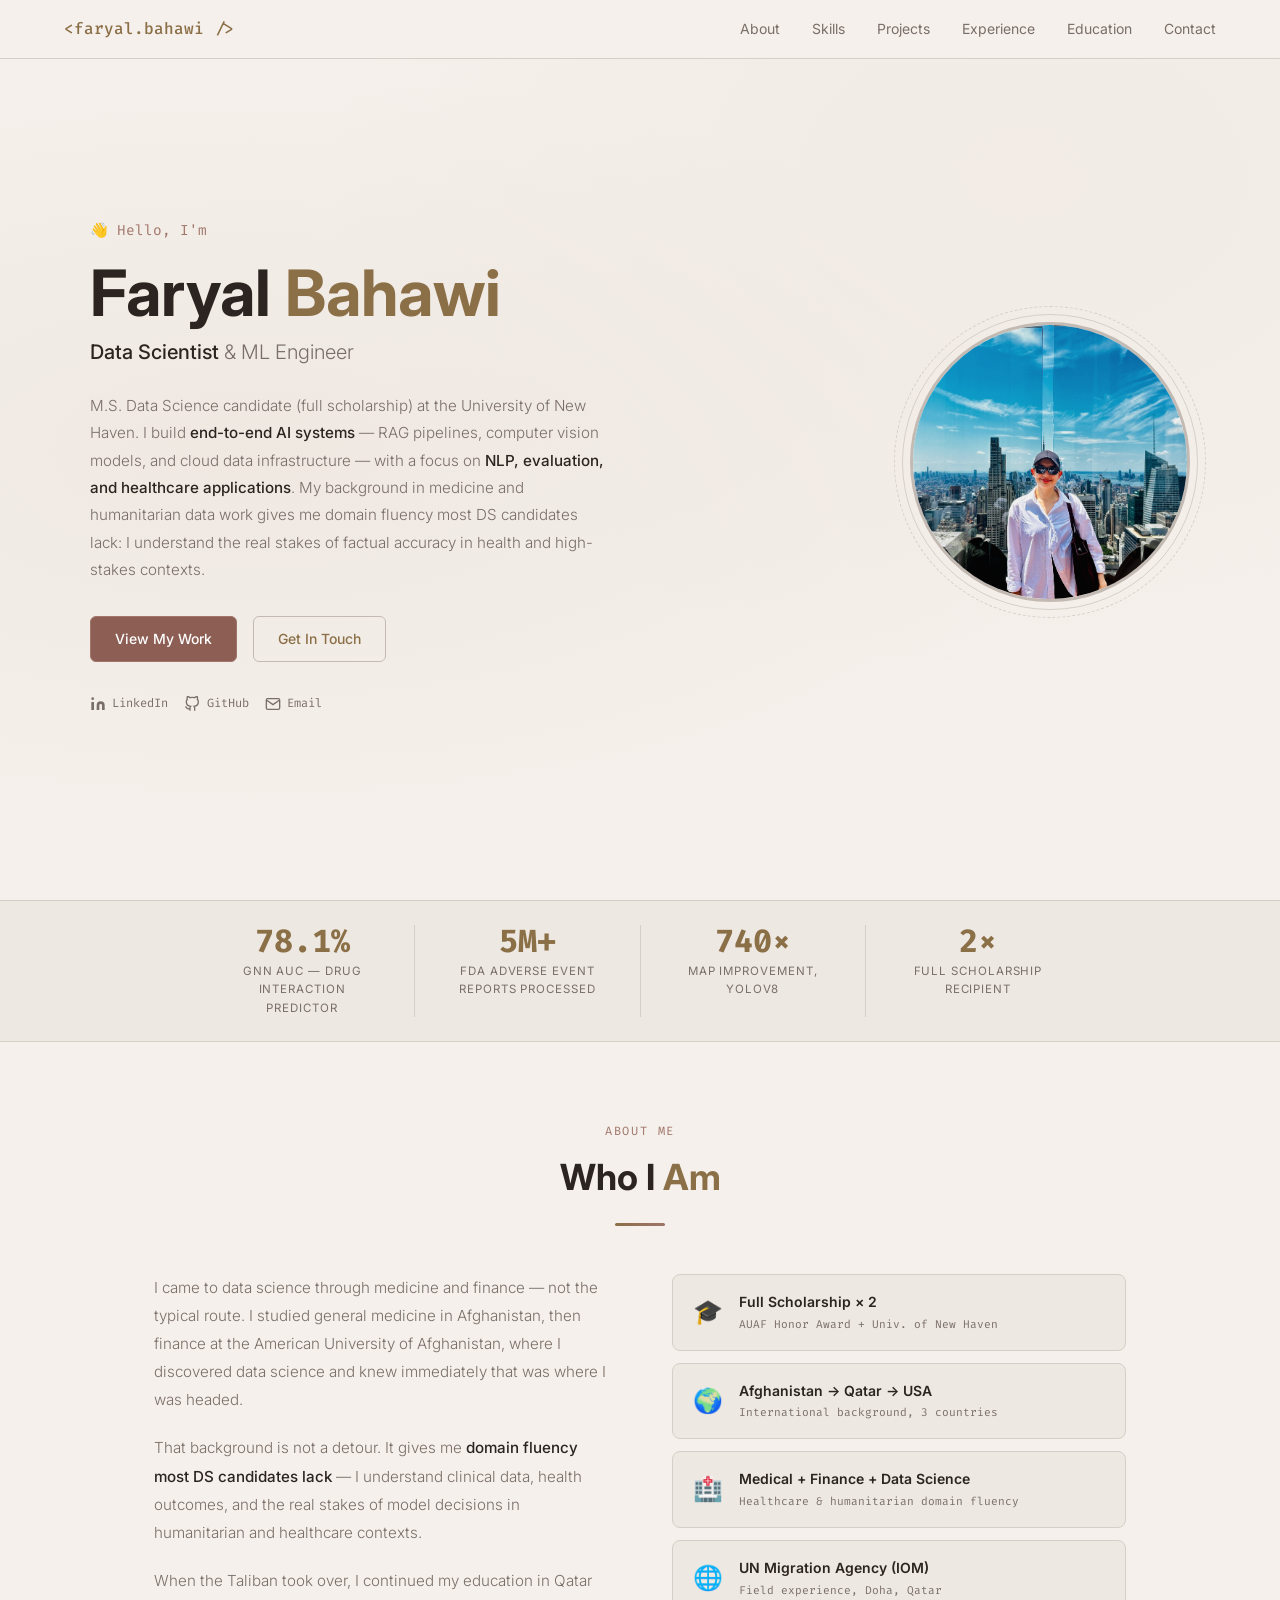
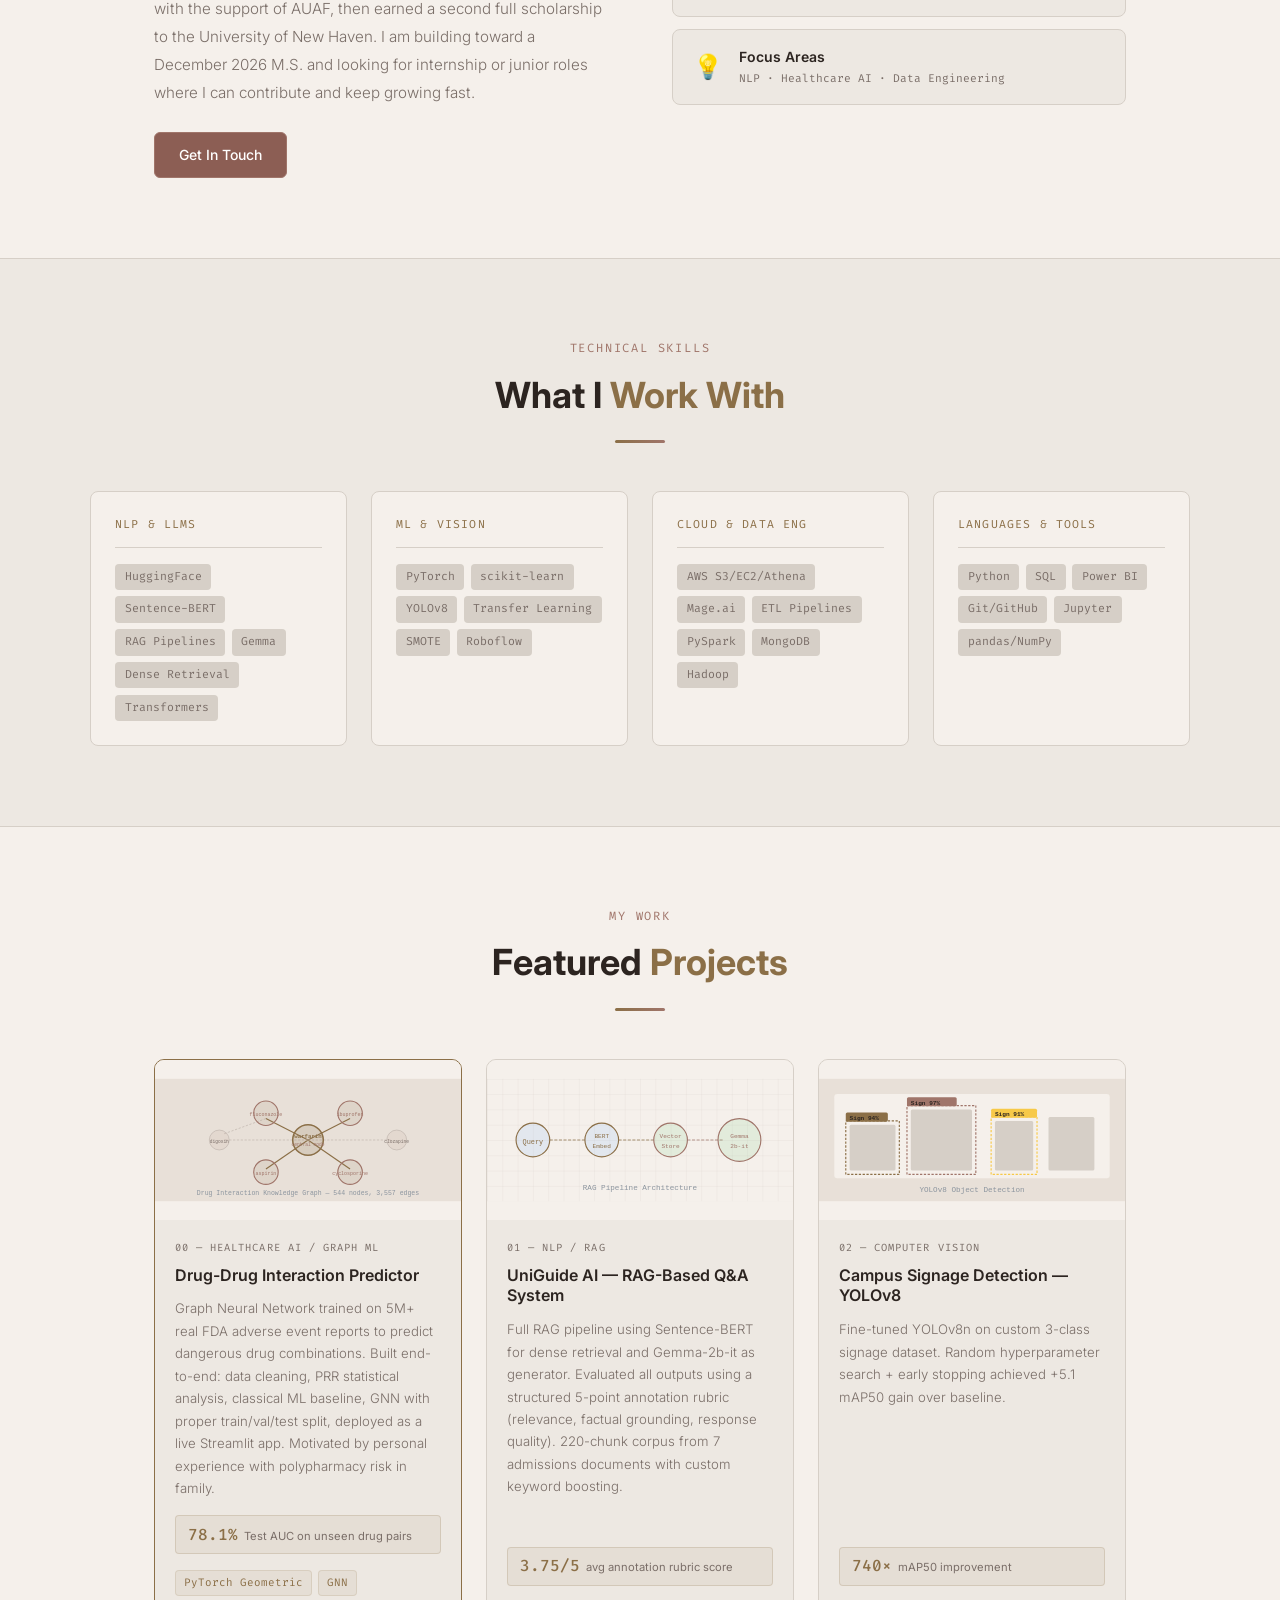
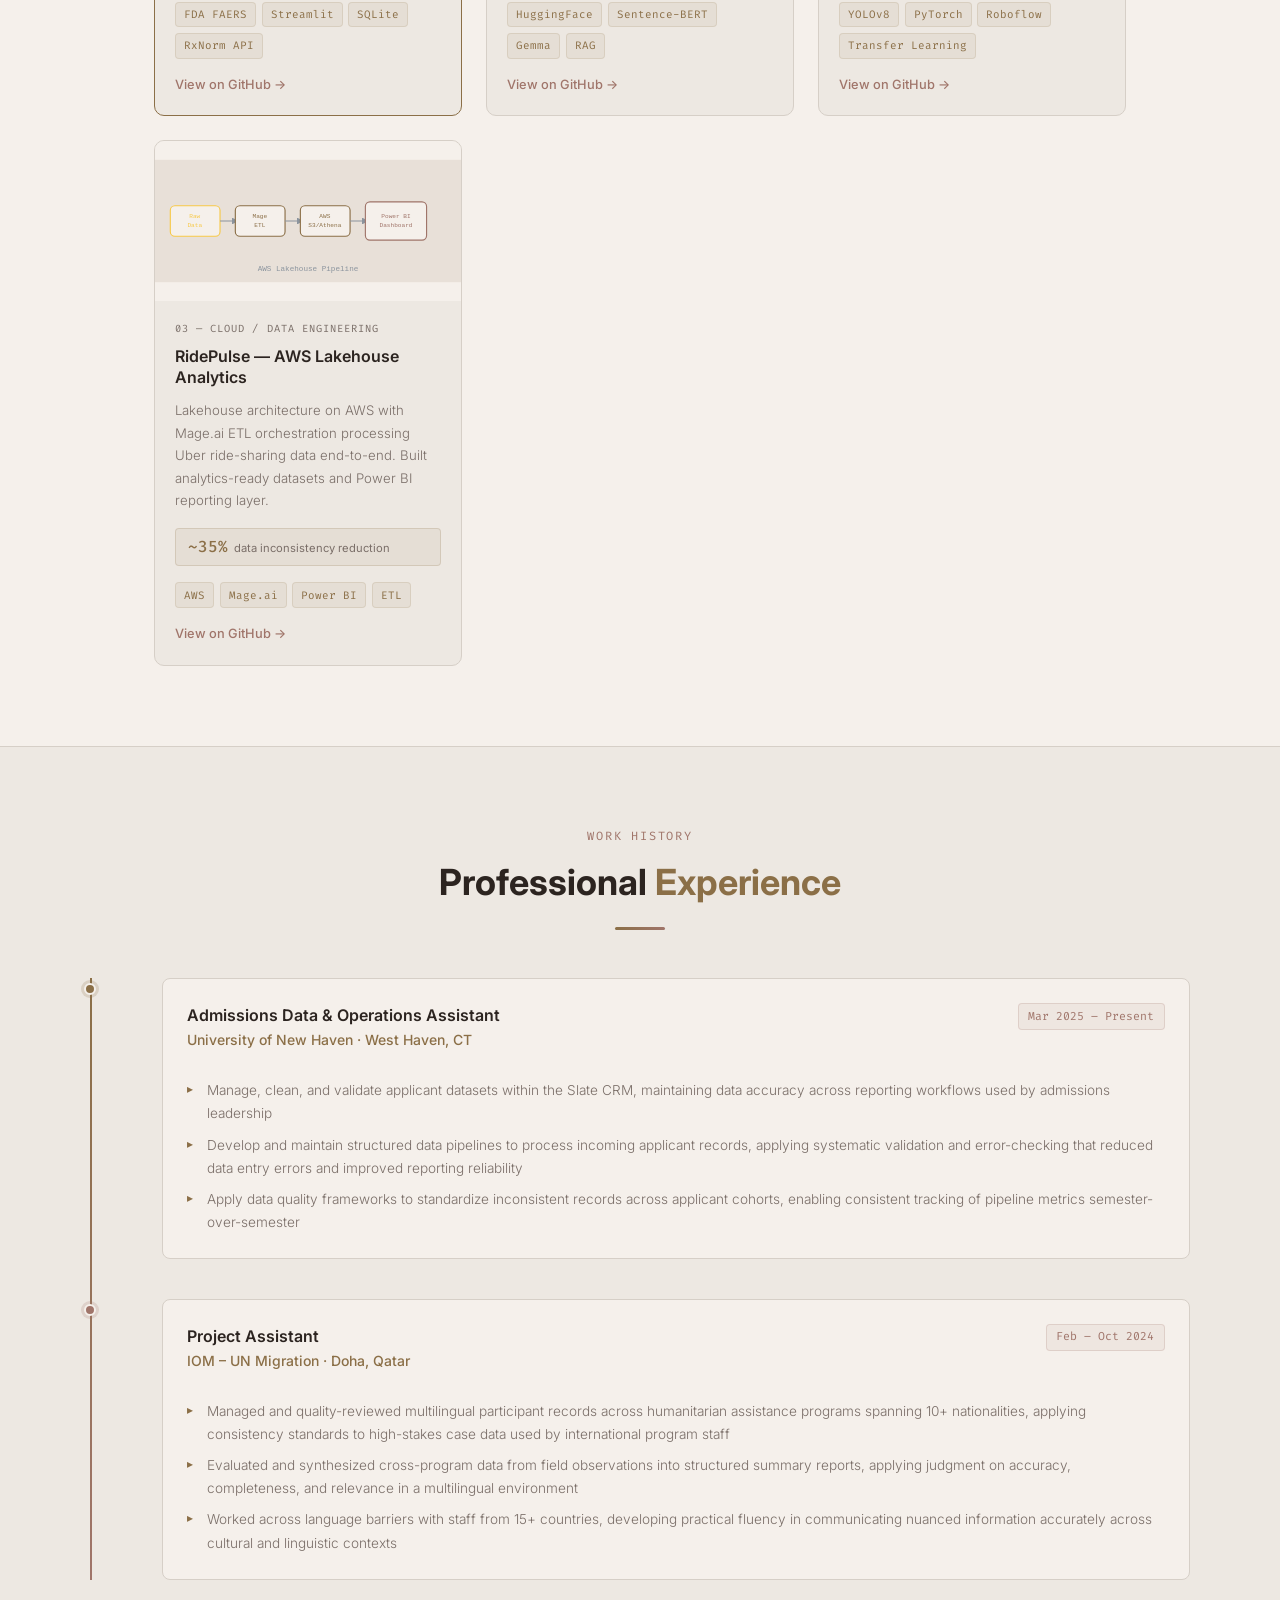
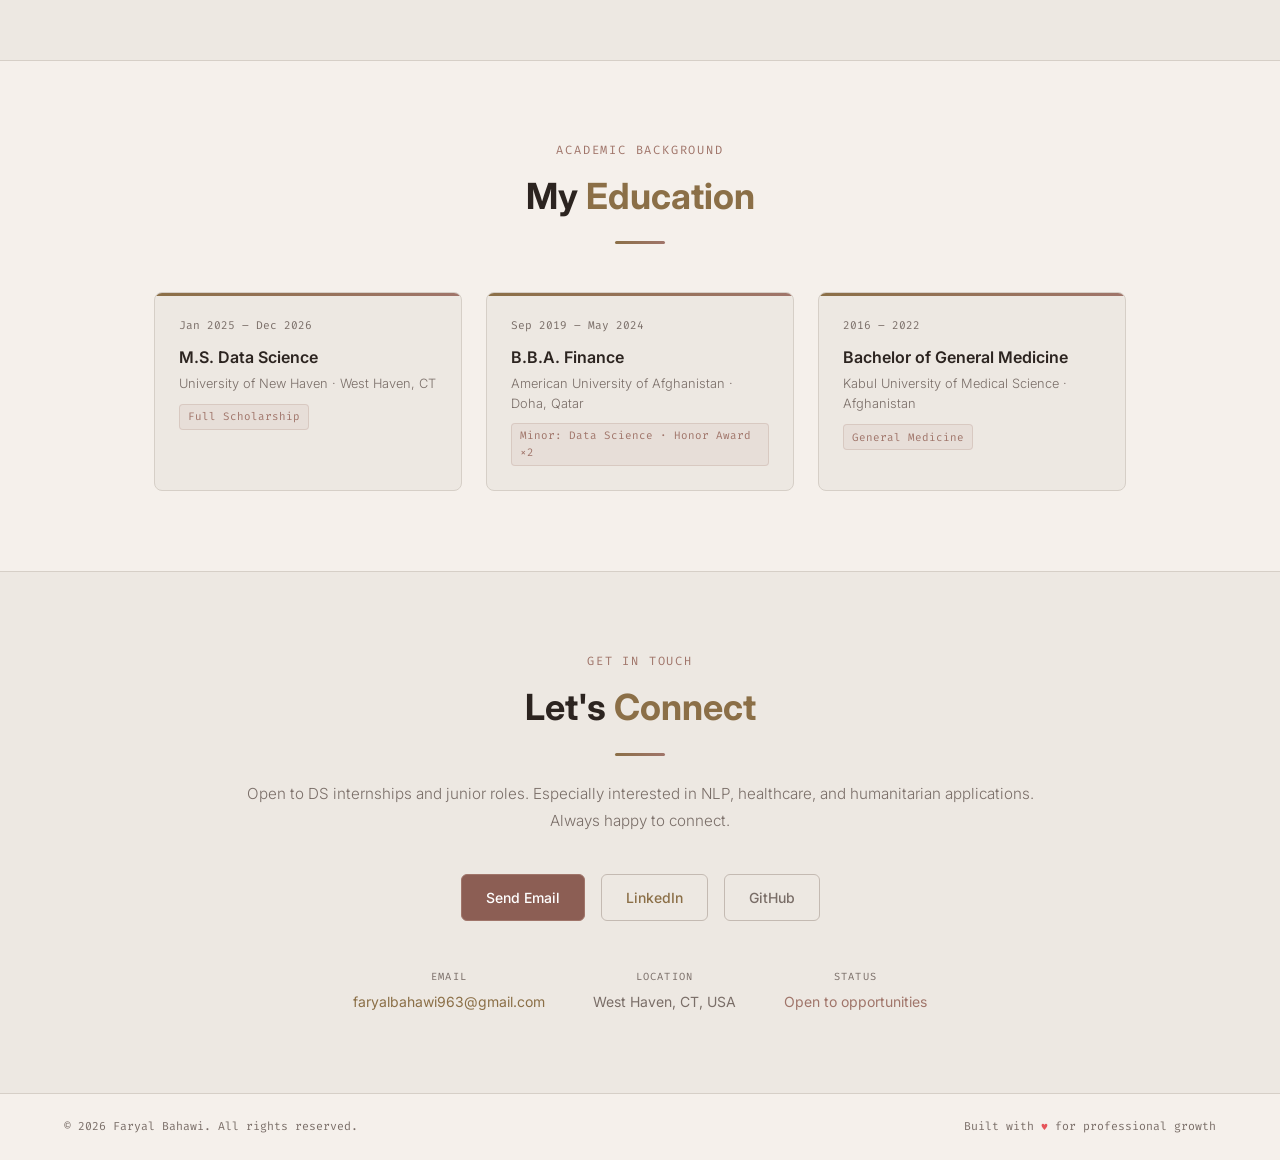
<file: index.html>
<!DOCTYPE html>
<html lang="en">
<head>
<meta charset="UTF-8">
<meta name="viewport" content="width=device-width, initial-scale=1.0">
<title>Faryal Bahawi | Data Scientist</title>
<link rel="preconnect" href="https://fonts.googleapis.com">
<link href="https://fonts.googleapis.com/css2?family=Inter:wght@300;400;500;600;700&family=Fira+Code:wght@300;400;500&display=swap" rel="stylesheet">
<style>
*,*::before,*::after{box-sizing:border-box;margin:0;padding:0}
html{scroll-behavior:smooth}
body{background:#f5f0eb;color:#2c2420;font-family:'Inter',sans-serif;font-size:16px;line-height:1.6;overflow-x:hidden}

/* SCROLLBAR */
::-webkit-scrollbar{width:6px}
::-webkit-scrollbar-track{background:#f5f0eb}
::-webkit-scrollbar-thumb{background:#c4bab2;border-radius:3px}

/* NAV */
nav{position:fixed;top:0;left:0;right:0;z-index:100;display:flex;justify-content:space-between;align-items:center;padding:1rem 5%;background:rgba(245,240,235,0.97);backdrop-filter:blur(10px);border-bottom:1px solid #d6cfc7}
.nav-logo{font-family:'Fira Code',monospace;font-size:1rem;color:#8b6f47;text-decoration:none;font-weight:500}
.nav-links{display:flex;gap:2rem;list-style:none}
.nav-links a{font-size:0.875rem;color:#7a6e68;text-decoration:none;transition:color 0.2s;font-weight:400}
.nav-links a:hover{color:#2c2420}

/* HERO */
.hero{min-height:100vh;display:flex;align-items:center;padding:6rem 5% 4rem;position:relative;overflow:hidden}
.hero::before{content:'';position:absolute;top:0;left:0;right:0;bottom:0;background:radial-gradient(ellipse at 20% 50%,rgba(139,111,71,0.06) 0%,transparent 60%),radial-gradient(ellipse at 80% 20%,rgba(160,117,106,0.04) 0%,transparent 50%);pointer-events:none}
.hero-inner{display:grid;grid-template-columns:1fr auto;gap:5rem;align-items:center;max-width:1100px;width:100%;margin:0 auto}
.hero-greeting{font-family:'Fira Code',monospace;font-size:0.9rem;color:#a0756a;margin-bottom:1rem;opacity:0;animation:fadeUp 0.6s 0.1s ease forwards}
.hero-name{font-size:clamp(2.5rem,5vw,4rem);font-weight:700;line-height:1.1;margin-bottom:0.5rem;opacity:0;animation:fadeUp 0.6s 0.2s ease forwards}
.hero-name span{color:#8b6f47}
.hero-title{font-size:1.25rem;font-weight:300;color:#7a6e68;margin-bottom:1.5rem;opacity:0;animation:fadeUp 0.6s 0.3s ease forwards}
.hero-title strong{color:#2c2420;font-weight:500}
.hero-desc{font-size:0.95rem;color:#7a6e68;line-height:1.8;max-width:520px;margin-bottom:2rem;font-weight:300;opacity:0;animation:fadeUp 0.6s 0.4s ease forwards}
.hero-desc b{color:#2c2420;font-weight:500}
.hero-btns{display:flex;gap:1rem;flex-wrap:wrap;margin-bottom:2rem;opacity:0;animation:fadeUp 0.6s 0.5s ease forwards}
.btn{font-size:0.875rem;font-weight:500;padding:0.7rem 1.5rem;text-decoration:none;border-radius:6px;transition:all 0.2s;display:inline-flex;align-items:center;gap:0.5rem;cursor:pointer}
.btn-primary{background:#8c5e54;color:#fff;border:1px solid #a0756a}
.btn-primary:hover{background:#a0756a}
.btn-outline{background:transparent;color:#8b6f47;border:1px solid #c4bab2}
.btn-outline:hover{border-color:#8b6f47;background:rgba(139,111,71,0.06)}
.btn-ghost{background:transparent;color:#7a6e68;border:1px solid #c4bab2}
.btn-ghost:hover{border-color:#7a6e68;color:#2c2420}
.hero-socials{display:flex;gap:1rem;opacity:0;animation:fadeUp 0.6s 0.6s ease forwards}
.social-link{display:flex;align-items:center;gap:0.4rem;font-family:'Fira Code',monospace;font-size:0.75rem;color:#7a6e68;text-decoration:none;transition:color 0.2s}
.social-link:hover{color:#8b6f47}
.hero-photo-wrap{opacity:0;animation:fadeUp 0.6s 0.3s ease forwards;flex-shrink:0}
.hero-photo{width:280px;height:280px;border-radius:50%;object-fit:cover;object-position:center top;border:3px solid #c4bab2;display:block;filter:grayscale(10%)}
.hero-photo-ring{position:relative;display:inline-block}
.hero-photo-ring::before{content:'';position:absolute;inset:-8px;border-radius:50%;border:1px solid #d6cfc7;animation:spin 20s linear infinite}
.hero-photo-ring::after{content:'';position:absolute;inset:-16px;border-radius:50%;border:1px dashed #d6cfc7;animation:spin 30s linear infinite reverse}
@keyframes spin{to{transform:rotate(360deg)}}

/* STATS BAR */
.stats-bar{background:#ede8e2;border-top:1px solid #d6cfc7;border-bottom:1px solid #d6cfc7;padding:1.5rem 5%}
.stats-inner{display:flex;justify-content:center;gap:0;max-width:900px;margin:0 auto}
.stat-item{flex:1;text-align:center;padding:0 2rem;border-right:1px solid #d6cfc7}
.stat-item:last-child{border-right:none}
.stat-value{font-size:2rem;font-weight:700;color:#8b6f47;font-family:'Fira Code',monospace;line-height:1}
.stat-label{font-size:0.72rem;color:#7a6e68;text-transform:uppercase;letter-spacing:0.08em;margin-top:0.3rem}

/* SECTIONS */
section{padding:5rem 5%;max-width:1100px;margin:0 auto}
.section-header{text-align:center;margin-bottom:3rem}
.section-tag{font-family:'Fira Code',monospace;font-size:0.75rem;color:#a0756a;letter-spacing:0.15em;text-transform:uppercase;margin-bottom:0.5rem}
h2{font-size:clamp(1.75rem,3vw,2.25rem);font-weight:700;color:#2c2420}
h2 span{color:#8b6f47}
.section-line{width:50px;height:3px;background:linear-gradient(90deg,#8b6f47,#a0756a);margin:1rem auto 0;border-radius:2px}

/* ABOUT */
.about-grid{display:grid;grid-template-columns:1fr 1fr;gap:4rem;align-items:start}
.about-text p{color:#7a6e68;font-weight:300;line-height:1.85;margin-bottom:1.25rem;font-size:0.95rem}
.about-text p b{color:#2c2420;font-weight:500}
.about-cards{display:flex;flex-direction:column;gap:0.75rem}
.about-card{background:#ede8e2;border:1px solid #d6cfc7;border-radius:8px;padding:1rem 1.25rem;display:flex;align-items:center;gap:1rem;transition:border-color 0.2s,transform 0.2s}
.about-card:hover{border-color:#c4bab2;transform:translateX(4px)}
.about-card-icon{font-size:1.5rem;flex-shrink:0}
.about-card-title{font-size:0.875rem;font-weight:600;color:#2c2420;margin-bottom:0.15rem}
.about-card-sub{font-family:'Fira Code',monospace;font-size:0.7rem;color:#7a6e68}

/* SKILLS */
.skills-full{background:#ede8e2;border-radius:0;border-top:1px solid #d6cfc7;border-bottom:1px solid #d6cfc7;padding:5rem 5%}
.skills-full .section-header{max-width:1100px;margin:0 auto 3rem}
.skills-grid{display:grid;grid-template-columns:repeat(4,1fr);gap:1.5rem;max-width:1100px;margin:0 auto}
.skill-card{background:#f5f0eb;border:1px solid #d6cfc7;border-radius:8px;padding:1.5rem;transition:border-color 0.2s,transform 0.2s}
.skill-card:hover{border-color:#8b6f47;transform:translateY(-3px)}
.skill-card-title{font-family:'Fira Code',monospace;font-size:0.72rem;color:#8b6f47;letter-spacing:0.1em;text-transform:uppercase;margin-bottom:1rem;padding-bottom:0.75rem;border-bottom:1px solid #d6cfc7}
.skill-tags{display:flex;flex-wrap:wrap;gap:0.4rem}
.skill-tag{font-size:0.72rem;color:#7a6e68;background:#d6cfc7;padding:0.25rem 0.6rem;border-radius:4px;font-family:'Fira Code',monospace}

/* PROJECTS */
.projects-grid{display:grid;grid-template-columns:repeat(3,1fr);gap:1.5rem}
.project-card{background:#ede8e2;border:1px solid #d6cfc7;border-radius:10px;overflow:hidden;transition:border-color 0.2s,transform 0.2s;display:flex;flex-direction:column}
.project-card:hover{border-color:#c4bab2;transform:translateY(-4px)}
.project-img{width:100%;height:160px;display:block;position:relative;overflow:hidden}
.project-img svg{width:100%;height:100%}
.project-body{padding:1.25rem;flex:1;display:flex;flex-direction:column}
.project-label{font-family:'Fira Code',monospace;font-size:0.65rem;color:#7a6e68;letter-spacing:0.1em;text-transform:uppercase;margin-bottom:0.5rem}
.project-title{font-size:1rem;font-weight:600;color:#2c2420;margin-bottom:0.75rem;line-height:1.3}
.project-desc{font-size:0.825rem;color:#7a6e68;line-height:1.7;font-weight:300;flex:1;margin-bottom:1rem}
.project-metric-pill{display:inline-flex;align-items:baseline;gap:0.4rem;background:rgba(139,111,71,0.08);border:1px solid rgba(139,111,71,0.2);border-radius:4px;padding:0.35rem 0.75rem;margin-bottom:1rem}
.pill-num{font-family:'Fira Code',monospace;font-size:1rem;font-weight:500;color:#8b6f47}
.pill-label{font-size:0.7rem;color:#7a6e68}
.project-tags{display:flex;flex-wrap:wrap;gap:0.35rem;margin-bottom:1rem}
.project-tag{font-size:0.68rem;color:#8b6f47;background:rgba(139,111,71,0.08);border:1px solid rgba(139,111,71,0.15);border-radius:4px;padding:0.2rem 0.5rem;font-family:'Fira Code',monospace}
.project-link{font-size:0.8rem;color:#a0756a;text-decoration:none;font-weight:500;display:inline-flex;align-items:center;gap:0.35rem;margin-top:auto}
.project-link:hover{text-decoration:underline}

/* EXPERIENCE */
.exp-full{background:#ede8e2;border-top:1px solid #d6cfc7;border-bottom:1px solid #d6cfc7;padding:5rem 5%}
.exp-full .section-header{max-width:1100px;margin:0 auto 3rem}
.exp-timeline{max-width:1100px;margin:0 auto;position:relative;padding-left:2rem}
.exp-timeline::before{content:'';position:absolute;left:0;top:0;bottom:0;width:2px;background:linear-gradient(to bottom,#8b6f47,#a0756a)}
.exp-item{position:relative;padding:0 0 2.5rem 2.5rem}
.exp-item:last-child{padding-bottom:0}
.exp-dot{position:absolute;left:-2.4rem;top:0.3rem;width:12px;height:12px;border-radius:50%;background:#8b6f47;border:2px solid #f5f0eb;box-shadow:0 0 0 3px rgba(139,111,71,0.2)}
.exp-card{background:#f5f0eb;border:1px solid #d6cfc7;border-radius:8px;padding:1.5rem;transition:border-color 0.2s}
.exp-card:hover{border-color:#c4bab2}
.exp-header{display:flex;justify-content:space-between;align-items:flex-start;margin-bottom:0.75rem;flex-wrap:wrap;gap:0.5rem}
.exp-role{font-size:1rem;font-weight:600;color:#2c2420}
.exp-date{font-family:'Fira Code',monospace;font-size:0.72rem;color:#a0756a;background:rgba(160,117,106,0.08);border:1px solid rgba(160,117,106,0.2);padding:0.2rem 0.6rem;border-radius:4px;white-space:nowrap}
.exp-org{font-size:0.875rem;color:#8b6f47;margin-bottom:1rem;font-weight:500}
.exp-bullets{list-style:none;display:flex;flex-direction:column;gap:0.5rem}
.exp-bullets li{font-size:0.85rem;color:#7a6e68;padding-left:1.25rem;position:relative;line-height:1.7;font-weight:300}
.exp-bullets li::before{content:'▸';position:absolute;left:0;color:#8b6f47;font-size:0.75rem}

/* EDUCATION */
.edu-grid{display:grid;grid-template-columns:repeat(3,1fr);gap:1.5rem}
.edu-card{background:#ede8e2;border:1px solid #d6cfc7;border-radius:8px;padding:1.5rem;transition:border-color 0.2s,transform 0.2s;position:relative;overflow:hidden}
.edu-card::before{content:'';position:absolute;top:0;left:0;right:0;height:3px;background:linear-gradient(90deg,#8b6f47,#a0756a)}
.edu-card:hover{border-color:#c4bab2;transform:translateY(-3px)}
.edu-year{font-family:'Fira Code',monospace;font-size:0.7rem;color:#7a6e68;margin-bottom:0.75rem}
.edu-degree{font-size:1rem;font-weight:600;color:#2c2420;margin-bottom:0.35rem;line-height:1.3}
.edu-school{font-size:0.8rem;color:#7a6e68;margin-bottom:0.5rem;font-weight:300}
.edu-badge{font-family:'Fira Code',monospace;font-size:0.68rem;color:#a0756a;background:rgba(160,117,106,0.08);border:1px solid rgba(160,117,106,0.2);border-radius:4px;padding:0.2rem 0.5rem;display:inline-block}

/* CONTACT */
.contact-full{background:#ede8e2;border-top:1px solid #d6cfc7;padding:5rem 5%}
.contact-inner{max-width:800px;margin:0 auto;text-align:center}
.contact-inner .section-header{margin-bottom:1.5rem}
.contact-sub{color:#7a6e68;font-size:0.95rem;font-weight:300;line-height:1.8;margin-bottom:2.5rem}
.contact-btns{display:flex;justify-content:center;gap:1rem;flex-wrap:wrap;margin-bottom:3rem}
.contact-info{display:flex;justify-content:center;gap:3rem;flex-wrap:wrap}
.contact-info-item{display:flex;flex-direction:column;align-items:center;gap:0.3rem}
.contact-info-label{font-family:'Fira Code',monospace;font-size:0.65rem;color:#7a6e68;text-transform:uppercase;letter-spacing:0.1em}
.contact-info-value{font-size:0.875rem;color:#8b6f47;text-decoration:none}
.contact-info-value:hover{text-decoration:underline}

footer{border-top:1px solid #d6cfc7;padding:1.5rem 5%;display:flex;justify-content:space-between;align-items:center}
footer p{font-family:'Fira Code',monospace;font-size:0.72rem;color:#7a6e68}
footer p span{color:#e6555a}

@keyframes fadeUp{from{opacity:0;transform:translateY(20px)}to{opacity:1;transform:translateY(0)}}

@media(max-width:900px){
  nav{padding:1rem 4%}
  .nav-links{display:none}
  .hero-inner{grid-template-columns:1fr;text-align:center}
  .hero-photo-wrap{order:-1;display:flex;justify-content:center}
  .hero-photo{width:200px;height:200px}
  .hero-btns,.hero-socials{justify-content:center}
  .hero-desc{margin:0 auto 2rem}
  .stats-inner{flex-wrap:wrap;gap:1.5rem}
  .stat-item{border-right:none;flex:0 0 40%}
  section{padding:4rem 4%}
  .about-grid{grid-template-columns:1fr;gap:2.5rem}
  .skills-grid{grid-template-columns:1fr 1fr}
  .projects-grid{grid-template-columns:1fr}
  .edu-grid{grid-template-columns:1fr}
  .exp-timeline{padding-left:1.5rem}
  .contact-info{gap:1.5rem}
  footer{flex-direction:column;gap:0.5rem;text-align:center}
}
</style>
</head>
<body>

<nav>
  <a href="#home" class="nav-logo">&lt;faryal.bahawi /&gt;</a>
  <ul class="nav-links">
    <li><a href="#about">About</a></li>
    <li><a href="#skills">Skills</a></li>
    <li><a href="#projects">Projects</a></li>
    <li><a href="#experience">Experience</a></li>
    <li><a href="#education">Education</a></li>
    <li><a href="#contact">Contact</a></li>
  </ul>
</nav>

<!-- HERO -->
<div id="home" class="hero">
  <div class="hero-inner">
    <div>
      <div class="hero-greeting">👋 Hello, I'm</div>
      <div class="hero-name">Faryal <span>Bahawi</span></div>
      <div class="hero-title"><strong>Data Scientist</strong> & ML Engineer</div>
      <p class="hero-desc">M.S. Data Science candidate (full scholarship) at the University of New Haven. I build <b>end-to-end AI systems</b> — RAG pipelines, computer vision models, and cloud data infrastructure — with a focus on <b>NLP, evaluation, and healthcare applications</b>. My background in medicine and humanitarian data work gives me domain fluency most DS candidates lack: I understand the real stakes of factual accuracy in health and high-stakes contexts.</p>
      <div class="hero-btns">
        <a href="#projects" class="btn btn-primary">View My Work</a>
        <a href="#contact" class="btn btn-outline">Get In Touch</a>
      </div>
      <div class="hero-socials">
        <a href="https://linkedin.com/in/faryal-bahawi-28027b205" target="_blank" class="social-link">
          <svg width="16" height="16" viewBox="0 0 24 24" fill="currentColor"><path d="M16 8a6 6 0 0 1 6 6v7h-4v-7a2 2 0 0 0-2-2 2 2 0 0 0-2 2v7h-4v-7a6 6 0 0 1 6-6z"/><rect x="2" y="9" width="4" height="12"/><circle cx="4" cy="4" r="2"/></svg>
          LinkedIn
        </a>
        <a href="https://github.com/Faryal-Bahawi" target="_blank" class="social-link">
          <svg width="16" height="16" viewBox="0 0 24 24" fill="none" stroke="currentColor" stroke-width="2"><path d="M9 19c-5 1.5-5-2.5-7-3m14 6v-3.87a3.37 3.37 0 0 0-.94-2.61c3.14-.35 6.44-1.54 6.44-7A5.44 5.44 0 0 0 20 4.77 5.07 5.07 0 0 0 19.91 1S18.73.65 16 2.48a13.38 13.38 0 0 0-7 0C6.27.65 5.09 1 5.09 1A5.07 5.07 0 0 0 5 4.77a5.44 5.44 0 0 0-1.5 3.78c0 5.42 3.3 6.61 6.44 7A3.37 3.37 0 0 0 9 18.13V22"/></svg>
          GitHub
        </a>
        <a href="mailto:faryalbahawi963@gmail.com" class="social-link">
          <svg width="16" height="16" viewBox="0 0 24 24" fill="none" stroke="currentColor" stroke-width="2"><path d="M4 4h16c1.1 0 2 .9 2 2v12c0 1.1-.9 2-2 2H4c-1.1 0-2-.9-2-2V6c0-1.1.9-2 2-2z"/><polyline points="22,6 12,13 2,6"/></svg>
          Email
        </a>
      </div>
    </div>
    <div class="hero-photo-wrap">
      <div class="hero-photo-ring">
        <img src="images/faryal.jpg" alt="Faryal Bahawi" class="hero-photo">
      </div>
    </div>
  </div>
</div>

<!-- STATS -->
<div class="stats-bar">
  <div class="stats-inner">
    <div class="stat-item">
      <div class="stat-value">78.1%</div>
      <div class="stat-label">GNN AUC — Drug Interaction Predictor</div>
    </div>
    <div class="stat-item">
      <div class="stat-value">5M+</div>
      <div class="stat-label">FDA adverse event reports processed</div>
    </div>
    <div class="stat-item">
      <div class="stat-value">740×</div>
      <div class="stat-label">mAP improvement, YOLOv8</div>
    </div>
    <div class="stat-item">
      <div class="stat-value">2×</div>
      <div class="stat-label">full scholarship recipient</div>
    </div>
  </div>
</div>

<!-- ABOUT -->
<section id="about">
  <div class="section-header">
    <div class="section-tag">About Me</div>
    <h2>Who I <span>Am</span></h2>
    <div class="section-line"></div>
  </div>
  <div class="about-grid">
    <div class="about-text">
      <p>I came to data science through medicine and finance — not the typical route. I studied general medicine in Afghanistan, then finance at the American University of Afghanistan, where I discovered data science and knew immediately that was where I was headed.</p>
      <p>That background is not a detour. It gives me <b>domain fluency most DS candidates lack</b> — I understand clinical data, health outcomes, and the real stakes of model decisions in humanitarian and healthcare contexts.</p>
      <p>When the Taliban took over, I continued my education in Qatar with the support of AUAF, then earned a second full scholarship to the University of New Haven. I am building toward a December 2026 M.S. and looking for internship or junior roles where I can contribute and keep growing fast.</p>
      <div style="margin-top:1.5rem">
        <a href="#contact" class="btn btn-primary" style="display:inline-flex">Get In Touch</a>
      </div>
    </div>
    <div class="about-cards">
      <div class="about-card">
        <div class="about-card-icon">🎓</div>
        <div>
          <div class="about-card-title">Full Scholarship × 2</div>
          <div class="about-card-sub">AUAF Honor Award + Univ. of New Haven</div>
        </div>
      </div>
      <div class="about-card">
        <div class="about-card-icon">🌍</div>
        <div>
          <div class="about-card-title">Afghanistan → Qatar → USA</div>
          <div class="about-card-sub">International background, 3 countries</div>
        </div>
      </div>
      <div class="about-card">
        <div class="about-card-icon">🏥</div>
        <div>
          <div class="about-card-title">Medical + Finance + Data Science</div>
          <div class="about-card-sub">Healthcare & humanitarian domain fluency</div>
        </div>
      </div>
      <div class="about-card">
        <div class="about-card-icon">🌐</div>
        <div>
          <div class="about-card-title">UN Migration Agency (IOM)</div>
          <div class="about-card-sub">Field experience, Doha, Qatar</div>
        </div>
      </div>
      <div class="about-card">
        <div class="about-card-icon">💡</div>
        <div>
          <div class="about-card-title">Focus Areas</div>
          <div class="about-card-sub">NLP · Healthcare AI · Data Engineering</div>
        </div>
      </div>
    </div>
  </div>
</section>

<!-- SKILLS -->
<div class="skills-full" id="skills">
  <div class="section-header">
    <div class="section-tag">Technical Skills</div>
    <h2>What I <span>Work With</span></h2>
    <div class="section-line"></div>
  </div>
  <div class="skills-grid">
    <div class="skill-card">
      <div class="skill-card-title">NLP & LLMs</div>
      <div class="skill-tags">
        <span class="skill-tag">HuggingFace</span>
        <span class="skill-tag">Sentence-BERT</span>
        <span class="skill-tag">RAG Pipelines</span>
        <span class="skill-tag">Gemma</span>
        <span class="skill-tag">Dense Retrieval</span>
        <span class="skill-tag">Transformers</span>
      </div>
    </div>
    <div class="skill-card">
      <div class="skill-card-title">ML & Vision</div>
      <div class="skill-tags">
        <span class="skill-tag">PyTorch</span>
        <span class="skill-tag">scikit-learn</span>
        <span class="skill-tag">YOLOv8</span>
        <span class="skill-tag">Transfer Learning</span>
        <span class="skill-tag">SMOTE</span>
        <span class="skill-tag">Roboflow</span>
      </div>
    </div>
    <div class="skill-card">
      <div class="skill-card-title">Cloud & Data Eng</div>
      <div class="skill-tags">
        <span class="skill-tag">AWS S3/EC2/Athena</span>
        <span class="skill-tag">Mage.ai</span>
        <span class="skill-tag">ETL Pipelines</span>
        <span class="skill-tag">PySpark</span>
        <span class="skill-tag">MongoDB</span>
        <span class="skill-tag">Hadoop</span>
      </div>
    </div>
    <div class="skill-card">
      <div class="skill-card-title">Languages & Tools</div>
      <div class="skill-tags">
        <span class="skill-tag">Python</span>
        <span class="skill-tag">SQL</span>
        <span class="skill-tag">Power BI</span>
        <span class="skill-tag">Git/GitHub</span>
        <span class="skill-tag">Jupyter</span>
        <span class="skill-tag">pandas/NumPy</span>
      </div>
    </div>
  </div>
</div>

<!-- PROJECTS -->
<section id="projects">
  <div class="section-header">
    <div class="section-tag">My Work</div>
    <h2>Featured <span>Projects</span></h2>
    <div class="section-line"></div>
  </div>
  <div class="projects-grid">

    <!-- Project 0: Drug Interaction Predictor -->
    <div class="project-card" style="border-color:#8b6f47">
      <div class="project-img">
        <svg viewBox="0 0 400 160" xmlns="http://www.w3.org/2000/svg" style="background:#f5f0eb">
          <rect width="400" height="160" fill="#e8e0d8"/>
          <!-- edges first so nodes appear on top -->
          <line x1="200" y1="80" x2="145" y2="52" stroke="#8b6f47" stroke-width="1.5"/>
          <line x1="200" y1="80" x2="255" y2="52" stroke="#8b6f47" stroke-width="1.5"/>
          <line x1="200" y1="80" x2="145" y2="118" stroke="#8b6f47" stroke-width="1.5"/>
          <line x1="200" y1="80" x2="255" y2="118" stroke="#8b6f47" stroke-width="1.5"/>
          <line x1="200" y1="80" x2="90" y2="80" stroke="#c4bab2" stroke-width="1" stroke-dasharray="3,2"/>
          <line x1="200" y1="80" x2="310" y2="80" stroke="#c4bab2" stroke-width="1" stroke-dasharray="3,2"/>
          <line x1="145" y1="52" x2="90" y2="72" stroke="#c4bab2" stroke-width="1" stroke-dasharray="3,2"/>
          <!-- center node -->
          <circle cx="200" cy="80" r="20" fill="rgba(139,111,71,0.18)" stroke="#8b6f47" stroke-width="2"/>
          <text x="200" y="77" text-anchor="middle" fill="#8b6f47" font-size="7.5" font-family="monospace" font-weight="bold">warfarin</text>
          <text x="200" y="88" text-anchor="middle" fill="#a0756a" font-size="6" font-family="monospace">central node</text>
          <!-- surrounding nodes -->
          <circle cx="145" cy="45" r="16" fill="rgba(139,111,71,0.1)" stroke="#a0756a" stroke-width="1.5"/>
          <text x="145" y="49" text-anchor="middle" fill="#a0756a" font-size="6.5" font-family="monospace">fluconazole</text>
          <circle cx="255" cy="45" r="16" fill="rgba(139,111,71,0.1)" stroke="#a0756a" stroke-width="1.5"/>
          <text x="255" y="49" text-anchor="middle" fill="#a0756a" font-size="6.5" font-family="monospace">ibuprofen</text>
          <circle cx="145" cy="122" r="16" fill="rgba(139,111,71,0.1)" stroke="#a0756a" stroke-width="1.5"/>
          <text x="145" y="126" text-anchor="middle" fill="#a0756a" font-size="6.5" font-family="monospace">aspirin</text>
          <circle cx="255" cy="122" r="16" fill="rgba(139,111,71,0.1)" stroke="#a0756a" stroke-width="1.5"/>
          <text x="255" y="126" text-anchor="middle" fill="#a0756a" font-size="6.5" font-family="monospace">cyclosporine</text>
          <circle cx="84" cy="80" r="13" fill="rgba(160,117,106,0.08)" stroke="#c4bab2" stroke-width="1"/>
          <text x="84" y="84" text-anchor="middle" fill="#7a6e68" font-size="6" font-family="monospace">digoxin</text>
          <circle cx="316" cy="80" r="13" fill="rgba(160,117,106,0.08)" stroke="#c4bab2" stroke-width="1"/>
          <text x="316" y="84" text-anchor="middle" fill="#7a6e68" font-size="6" font-family="monospace">clozapine</text>
          <text x="200" y="152" text-anchor="middle" fill="#8b949e" font-size="8.5" font-family="monospace">Drug Interaction Knowledge Graph — 544 nodes, 3,557 edges</text>
        </svg>
      </div>
      <div class="project-body">
        <div class="project-label">00 — Healthcare AI / Graph ML</div>
        <div class="project-title">Drug-Drug Interaction Predictor</div>
        <p class="project-desc">Graph Neural Network trained on 5M+ real FDA adverse event reports to predict dangerous drug combinations. Built end-to-end: data cleaning, PRR statistical analysis, classical ML baseline, GNN with proper train/val/test split, deployed as a live Streamlit app. Motivated by personal experience with polypharmacy risk in family.</p>
        <div class="project-metric-pill">
          <span class="pill-num">78.1%</span>
          <span class="pill-label">Test AUC on unseen drug pairs</span>
        </div>
        <div class="project-tags">
          <span class="project-tag">PyTorch Geometric</span>
          <span class="project-tag">GNN</span>
          <span class="project-tag">FDA FAERS</span>
          <span class="project-tag">Streamlit</span>
          <span class="project-tag">SQLite</span>
          <span class="project-tag">RxNorm API</span>
        </div>
        <a href="https://github.com/Faryal-Bahawi/drug-interaction-predictor" target="_blank" class="project-link">View on GitHub →</a>
      </div>
    </div>

    <!-- Project 1: RAG -->
    <div class="project-card">
      <div class="project-img">
        <svg viewBox="0 0 400 160" xmlns="http://www.w3.org/2000/svg" style="background:#f5f0eb">
          <defs>
            <pattern id="grid" width="20" height="20" patternUnits="userSpaceOnUse">
              <path d="M 20 0 L 0 0 0 20" fill="none" stroke="#d6cfc7" stroke-width="0.5"/>
            </pattern>
          </defs>
          <rect width="400" height="160" fill="url(#grid)"/>
          <!-- nodes -->
          <circle cx="60" cy="80" r="22" fill="rgba(88,166,255,0.12)" stroke="#8b6f47" stroke-width="1.5"/>
          <text x="60" y="85" text-anchor="middle" fill="#8b6f47" font-size="9" font-family="monospace">Query</text>
          <line x1="82" y1="80" x2="128" y2="80" stroke="#8b6f47" stroke-width="1" stroke-dasharray="4,2"/>
          <circle cx="150" cy="80" r="22" fill="rgba(88,166,255,0.12)" stroke="#8b6f47" stroke-width="1.5"/>
          <text x="150" y="78" text-anchor="middle" fill="#8b6f47" font-size="8" font-family="monospace">BERT</text>
          <text x="150" y="90" text-anchor="middle" fill="#8b6f47" font-size="8" font-family="monospace">Embed</text>
          <line x1="172" y1="80" x2="218" y2="80" stroke="#8b6f47" stroke-width="1" stroke-dasharray="4,2"/>
          <circle cx="240" cy="80" r="22" fill="rgba(63,185,80,0.1)" stroke="#a0756a" stroke-width="1.5"/>
          <text x="240" y="78" text-anchor="middle" fill="#a0756a" font-size="8" font-family="monospace">Vector</text>
          <text x="240" y="90" text-anchor="middle" fill="#a0756a" font-size="8" font-family="monospace">Store</text>
          <line x1="262" y1="80" x2="308" y2="80" stroke="#a0756a" stroke-width="1" stroke-dasharray="4,2"/>
          <circle cx="330" cy="80" r="28" fill="rgba(63,185,80,0.1)" stroke="#a0756a" stroke-width="1.5"/>
          <text x="330" y="78" text-anchor="middle" fill="#a0756a" font-size="8" font-family="monospace">Gemma</text>
          <text x="330" y="90" text-anchor="middle" fill="#a0756a" font-size="8" font-family="monospace">2b-it</text>
          <text x="200" y="145" text-anchor="middle" fill="#8b949e" font-size="10" font-family="monospace">RAG Pipeline Architecture</text>
        </svg>
      </div>
      <div class="project-body">
        <div class="project-label">01 — NLP / RAG</div>
        <div class="project-title">UniGuide AI — RAG-Based Q&A System</div>
        <p class="project-desc">Full RAG pipeline using Sentence-BERT for dense retrieval and Gemma-2b-it as generator. Evaluated all outputs using a structured 5-point annotation rubric (relevance, factual grounding, response quality). 220-chunk corpus from 7 admissions documents with custom keyword boosting.</p>
        <div class="project-metric-pill">
          <span class="pill-num">3.75/5</span>
          <span class="pill-label">avg annotation rubric score</span>
        </div>
        <div class="project-tags">
          <span class="project-tag">HuggingFace</span>
          <span class="project-tag">Sentence-BERT</span>
          <span class="project-tag">Gemma</span>
          <span class="project-tag">RAG</span>
        </div>
        <a href="https://github.com/Faryal-Bahawi/uniguide-ai" target="_blank" class="project-link">View on GitHub →</a>
      </div>
    </div>

    <!-- Project 2: YOLOv8 -->
    <div class="project-card">
      <div class="project-img">
        <svg viewBox="0 0 400 160" xmlns="http://www.w3.org/2000/svg" style="background:#f5f0eb">
          <rect width="400" height="160" fill="#e8e0d8"/>
          <!-- simulated image with bounding boxes -->
          <rect x="20" y="20" width="360" height="110" fill="#f5f0eb" rx="4"/>
          <!-- fake building shapes -->
          <rect x="40" y="60" width="60" height="60" fill="#d6cfc7" rx="2"/>
          <rect x="120" y="40" width="80" height="80" fill="#d6cfc7" rx="2"/>
          <rect x="230" y="55" width="50" height="65" fill="#d6cfc7" rx="2"/>
          <rect x="300" y="50" width="60" height="70" fill="#d6cfc7" rx="2"/>
          <!-- bounding boxes -->
          <rect x="35" y="55" width="70" height="70" fill="none" stroke="#8b6f47" stroke-width="1.5" stroke-dasharray="3,2"/>
          <rect x="35" y="44" width="55" height="12" fill="#8b6f47" rx="2"/>
          <text x="40" y="54" fill="#2c2420" font-size="8" font-family="monospace" font-weight="bold">Sign 94%</text>
          <rect x="115" y="35" width="90" height="90" fill="none" stroke="#a0756a" stroke-width="1.5" stroke-dasharray="3,2"/>
          <rect x="115" y="24" width="65" height="12" fill="#a0756a" rx="2"/>
          <text x="120" y="34" fill="#2c2420" font-size="8" font-family="monospace" font-weight="bold">Sign 97%</text>
          <rect x="225" y="50" width="60" height="75" fill="none" stroke="#f7c948" stroke-width="1.5" stroke-dasharray="3,2"/>
          <rect x="225" y="39" width="60" height="12" fill="#f7c948" rx="2"/>
          <text x="230" y="49" fill="#2c2420" font-size="8" font-family="monospace" font-weight="bold">Sign 91%</text>
          <text x="200" y="148" text-anchor="middle" fill="#8b949e" font-size="10" font-family="monospace">YOLOv8 Object Detection</text>
        </svg>
      </div>
      <div class="project-body">
        <div class="project-label">02 — Computer Vision</div>
        <div class="project-title">Campus Signage Detection — YOLOv8</div>
        <p class="project-desc">Fine-tuned YOLOv8n on custom 3-class signage dataset. Random hyperparameter search + early stopping achieved +5.1 mAP50 gain over baseline.</p>
        <div class="project-metric-pill">
          <span class="pill-num">740×</span>
          <span class="pill-label">mAP50 improvement</span>
        </div>
        <div class="project-tags">
          <span class="project-tag">YOLOv8</span>
          <span class="project-tag">PyTorch</span>
          <span class="project-tag">Roboflow</span>
          <span class="project-tag">Transfer Learning</span>
        </div>
        <a href="https://github.com/Faryal-Bahawi/Campus-Sign-Detection-yolov8-DL" target="_blank" class="project-link">View on GitHub →</a>
      </div>
    </div>

    <!-- Project 3: AWS -->
    <div class="project-card">
      <div class="project-img">
        <svg viewBox="0 0 400 160" xmlns="http://www.w3.org/2000/svg" style="background:#f5f0eb">
          <rect width="400" height="160" fill="#e8e0d8"/>
          <!-- pipeline flow -->
          <rect x="20" y="60" width="65" height="40" rx="6" fill="#f5f0eb" stroke="#f7c948" stroke-width="1.5"/>
          <text x="52" y="76" text-anchor="middle" fill="#f7c948" font-size="8" font-family="monospace">Raw</text>
          <text x="52" y="88" text-anchor="middle" fill="#f7c948" font-size="8" font-family="monospace">Data</text>
          <path d="M85 80 L105 80" stroke="#8b949e" stroke-width="1.5" marker-end="url(#arr)"/>
          <rect x="105" y="60" width="65" height="40" rx="6" fill="#f5f0eb" stroke="#8b6f47" stroke-width="1.5"/>
          <text x="137" y="76" text-anchor="middle" fill="#8b6f47" font-size="8" font-family="monospace">Mage</text>
          <text x="137" y="88" text-anchor="middle" fill="#8b6f47" font-size="8" font-family="monospace">ETL</text>
          <path d="M170 80 L190 80" stroke="#8b949e" stroke-width="1.5" marker-end="url(#arr)"/>
          <rect x="190" y="60" width="65" height="40" rx="6" fill="#f5f0eb" stroke="#8b6f47" stroke-width="1.5"/>
          <text x="222" y="76" text-anchor="middle" fill="#8b6f47" font-size="8" font-family="monospace">AWS</text>
          <text x="222" y="88" text-anchor="middle" fill="#8b6f47" font-size="8" font-family="monospace">S3/Athena</text>
          <path d="M255 80 L275 80" stroke="#8b949e" stroke-width="1.5" marker-end="url(#arr)"/>
          <rect x="275" y="55" width="80" height="50" rx="6" fill="#f5f0eb" stroke="#a0756a" stroke-width="1.5"/>
          <text x="315" y="76" text-anchor="middle" fill="#a0756a" font-size="8" font-family="monospace">Power BI</text>
          <text x="315" y="88" text-anchor="middle" fill="#a0756a" font-size="8" font-family="monospace">Dashboard</text>
          <defs>
            <marker id="arr" markerWidth="6" markerHeight="6" refX="3" refY="3" orient="auto">
              <path d="M0,0 L6,3 L0,6 Z" fill="#8b949e"/>
            </marker>
          </defs>
          <text x="200" y="145" text-anchor="middle" fill="#8b949e" font-size="10" font-family="monospace">AWS Lakehouse Pipeline</text>
        </svg>
      </div>
      <div class="project-body">
        <div class="project-label">03 — Cloud / Data Engineering</div>
        <div class="project-title">RidePulse — AWS Lakehouse Analytics</div>
        <p class="project-desc">Lakehouse architecture on AWS with Mage.ai ETL orchestration processing Uber ride-sharing data end-to-end. Built analytics-ready datasets and Power BI reporting layer.</p>
        <div class="project-metric-pill">
          <span class="pill-num">~35%</span>
          <span class="pill-label">data inconsistency reduction</span>
        </div>
        <div class="project-tags">
          <span class="project-tag">AWS</span>
          <span class="project-tag">Mage.ai</span>
          <span class="project-tag">Power BI</span>
          <span class="project-tag">ETL</span>
        </div>
        <a href="https://github.com/Faryal-Bahawi/AWS-Ride-Analytics-Platform" target="_blank" class="project-link">View on GitHub →</a>
      </div>
    </div>

  </div>
</section>

<!-- EXPERIENCE -->
<div class="exp-full" id="experience">
  <div class="section-header">
    <div class="section-tag">Work History</div>
    <h2>Professional <span>Experience</span></h2>
    <div class="section-line"></div>
  </div>
  <div class="exp-timeline">
    <div class="exp-item">
      <div class="exp-dot"></div>
      <div class="exp-card">
        <div class="exp-header">
          <div>
            <div class="exp-role">Admissions Data & Operations Assistant</div>
            <div class="exp-org">University of New Haven · West Haven, CT</div>
          </div>
          <div class="exp-date">Mar 2025 – Present</div>
        </div>
        <ul class="exp-bullets">
          <li>Manage, clean, and validate applicant datasets within the Slate CRM, maintaining data accuracy across reporting workflows used by admissions leadership</li>
          <li>Develop and maintain structured data pipelines to process incoming applicant records, applying systematic validation and error-checking that reduced data entry errors and improved reporting reliability</li>
          <li>Apply data quality frameworks to standardize inconsistent records across applicant cohorts, enabling consistent tracking of pipeline metrics semester-over-semester</li>
        </ul>
      </div>
    </div>
    <div class="exp-item">
      <div class="exp-dot" style="background:#a0756a;box-shadow:0 0 0 3px rgba(160,117,106,0.2)"></div>
      <div class="exp-card">
        <div class="exp-header">
          <div>
            <div class="exp-role">Project Assistant</div>
            <div class="exp-org">IOM – UN Migration · Doha, Qatar</div>
          </div>
          <div class="exp-date">Feb – Oct 2024</div>
        </div>
        <ul class="exp-bullets">
          <li>Managed and quality-reviewed multilingual participant records across humanitarian assistance programs spanning 10+ nationalities, applying consistency standards to high-stakes case data used by international program staff</li>
          <li>Evaluated and synthesized cross-program data from field observations into structured summary reports, applying judgment on accuracy, completeness, and relevance in a multilingual environment</li>
          <li>Worked across language barriers with staff from 15+ countries, developing practical fluency in communicating nuanced information accurately across cultural and linguistic contexts</li>
        </ul>
      </div>
    </div>
  </div>
</div>

<!-- EDUCATION -->
<section id="education">
  <div class="section-header">
    <div class="section-tag">Academic Background</div>
    <h2>My <span>Education</span></h2>
    <div class="section-line"></div>
  </div>
  <div class="edu-grid">
    <div class="edu-card">
      <div class="edu-year">Jan 2025 – Dec 2026</div>
      <div class="edu-degree">M.S. Data Science</div>
      <div class="edu-school">University of New Haven · West Haven, CT</div>
      <div class="edu-badge">Full Scholarship</div>
    </div>
    <div class="edu-card">
      <div class="edu-year">Sep 2019 – May 2024</div>
      <div class="edu-degree">B.B.A. Finance</div>
      <div class="edu-school">American University of Afghanistan · Doha, Qatar</div>
      <div class="edu-badge">Minor: Data Science · Honor Award ×2</div>
    </div>
    <div class="edu-card">
      <div class="edu-year">2016 – 2022</div>
      <div class="edu-degree">Bachelor of General Medicine</div>
      <div class="edu-school">Kabul University of Medical Science · Afghanistan</div>
      <div class="edu-badge">General Medicine</div>
    </div>
  </div>
</section>

<!-- CONTACT -->
<div class="contact-full" id="contact">
  <div class="contact-inner">
    <div class="section-header">
      <div class="section-tag">Get In Touch</div>
      <h2>Let's <span>Connect</span></h2>
      <div class="section-line"></div>
    </div>
    <p class="contact-sub">Open to DS internships and junior roles. Especially interested in NLP, healthcare, and humanitarian applications. Always happy to connect.</p>
    <div class="contact-btns">
      <a href="mailto:faryalbahawi963@gmail.com" class="btn btn-primary">Send Email</a>
      <a href="https://www.linkedin.com/in/faryal-bahawi-28027b205/" target="_blank" class="btn btn-outline">LinkedIn</a>
      <a href="https://github.com/Faryal-Bahawi" target="_blank" class="btn btn-ghost">GitHub</a>
    </div>
    <div class="contact-info">
      <div class="contact-info-item">
        <div class="contact-info-label">Email</div>
        <a href="mailto:faryalbahawi963@gmail.com" class="contact-info-value">faryalbahawi963@gmail.com</a>
      </div>
      <div class="contact-info-item">
        <div class="contact-info-label">Location</div>
        <span class="contact-info-value" style="color:#7a6e68">West Haven, CT, USA</span>
      </div>
      <div class="contact-info-item">
        <div class="contact-info-label">Status</div>
        <span class="contact-info-value" style="color:#a0756a">Open to opportunities</span>
      </div>
    </div>
  </div>
</div>

<footer>
  <p>© 2026 Faryal Bahawi. All rights reserved.</p>
  <p>Built with <span>♥</span> for professional growth</p>
</footer>

</body>
</html>
</file>
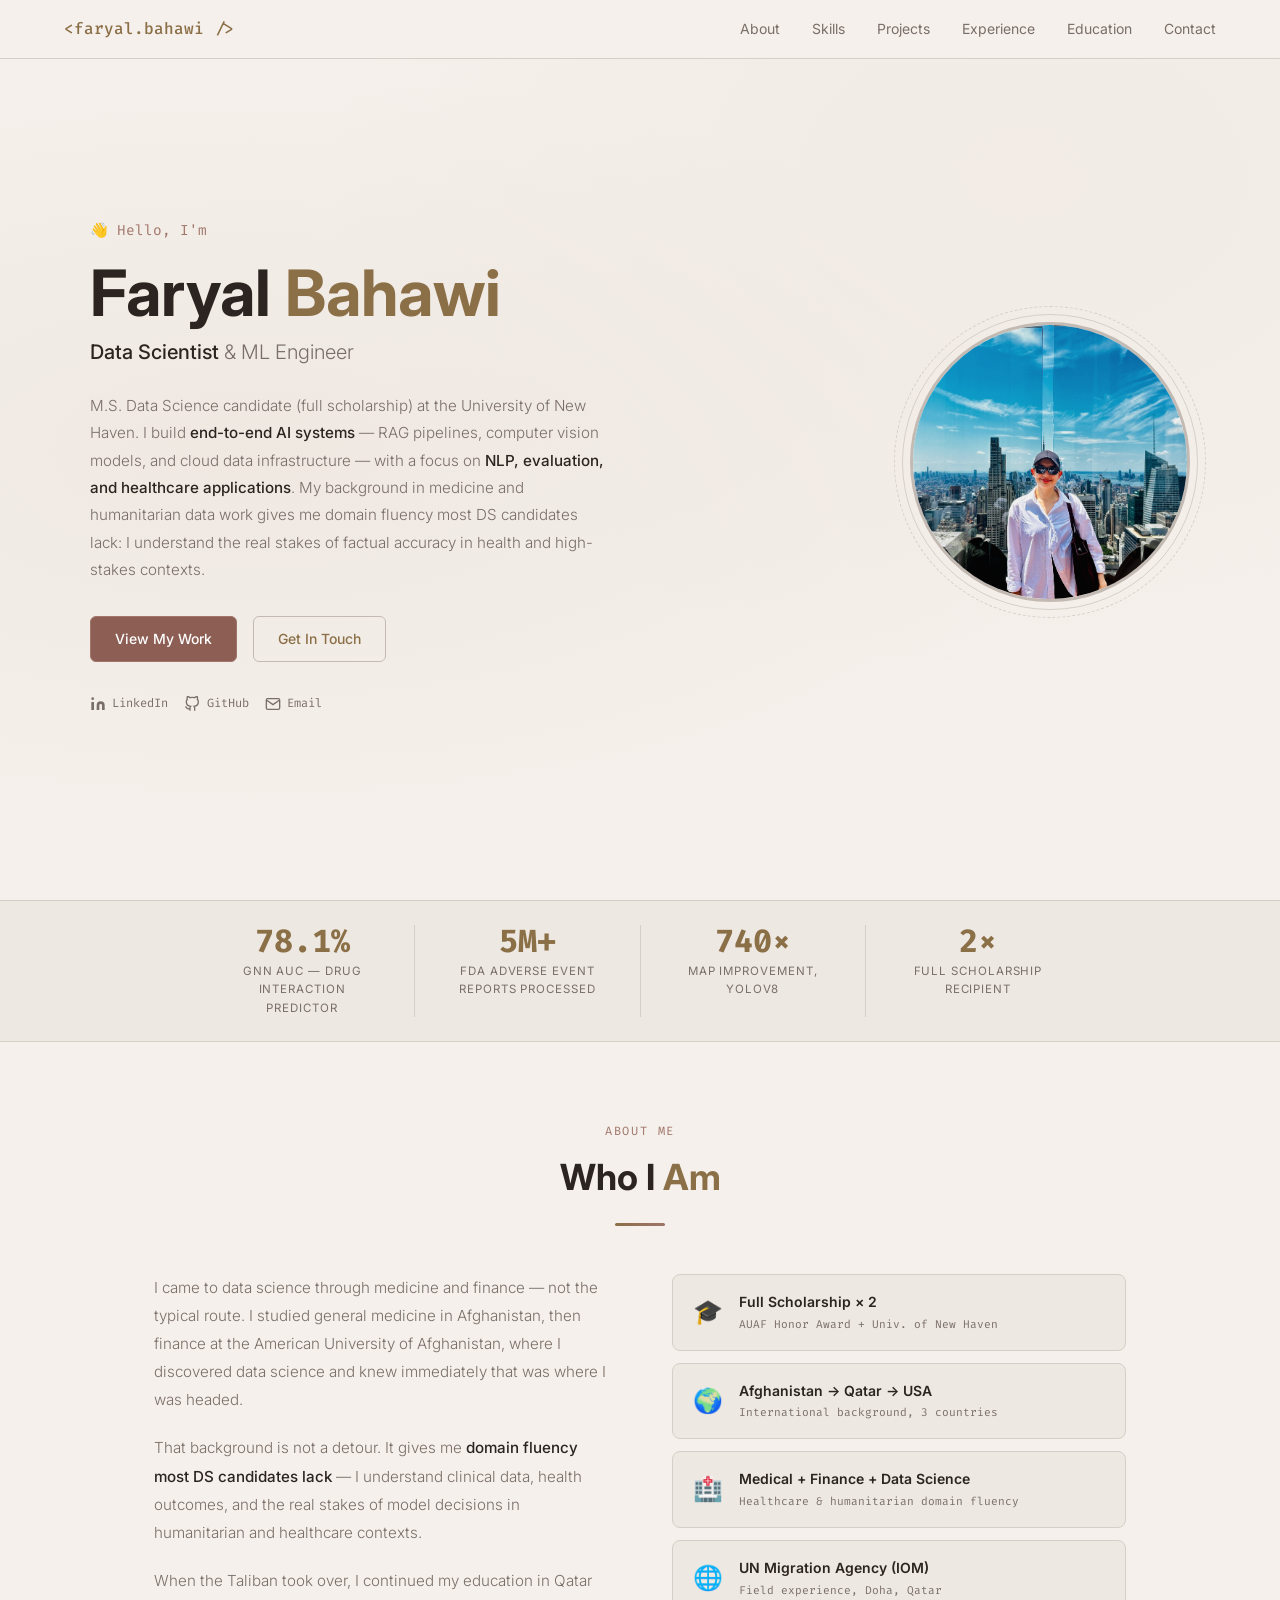
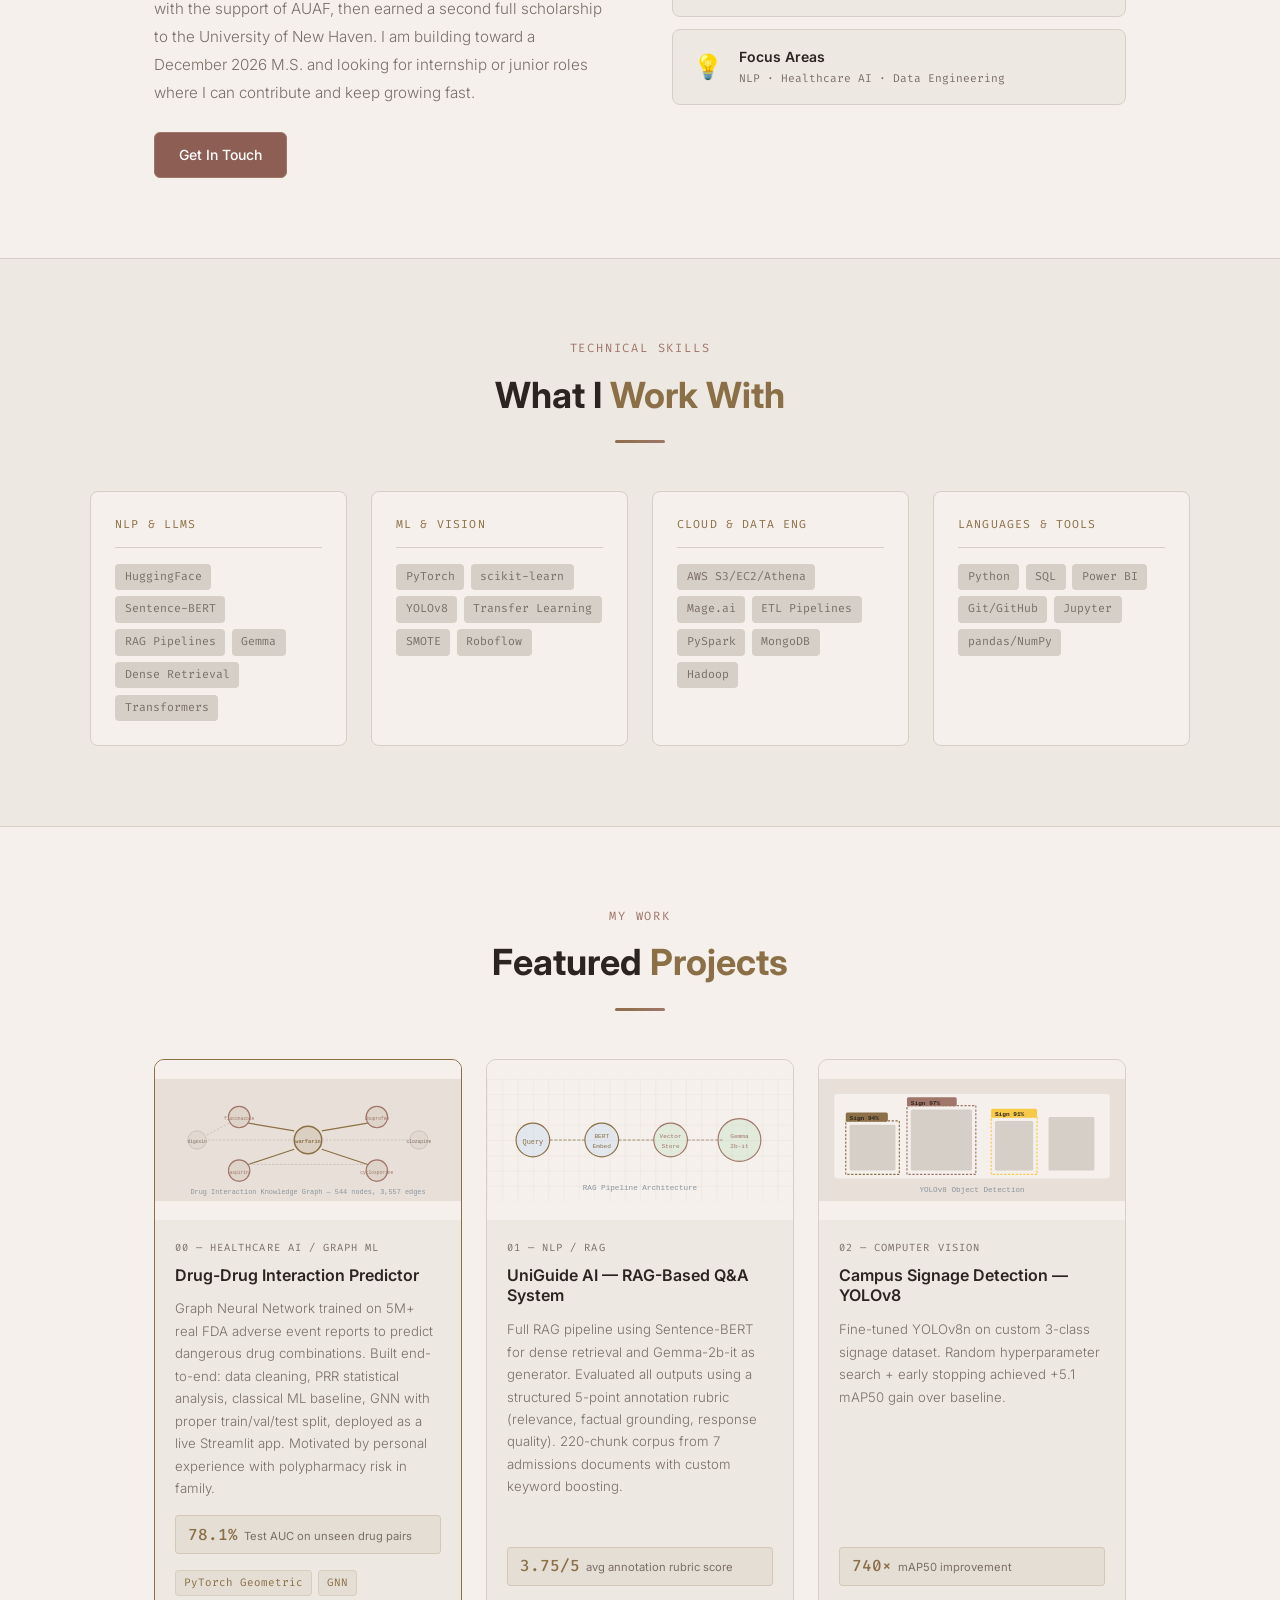
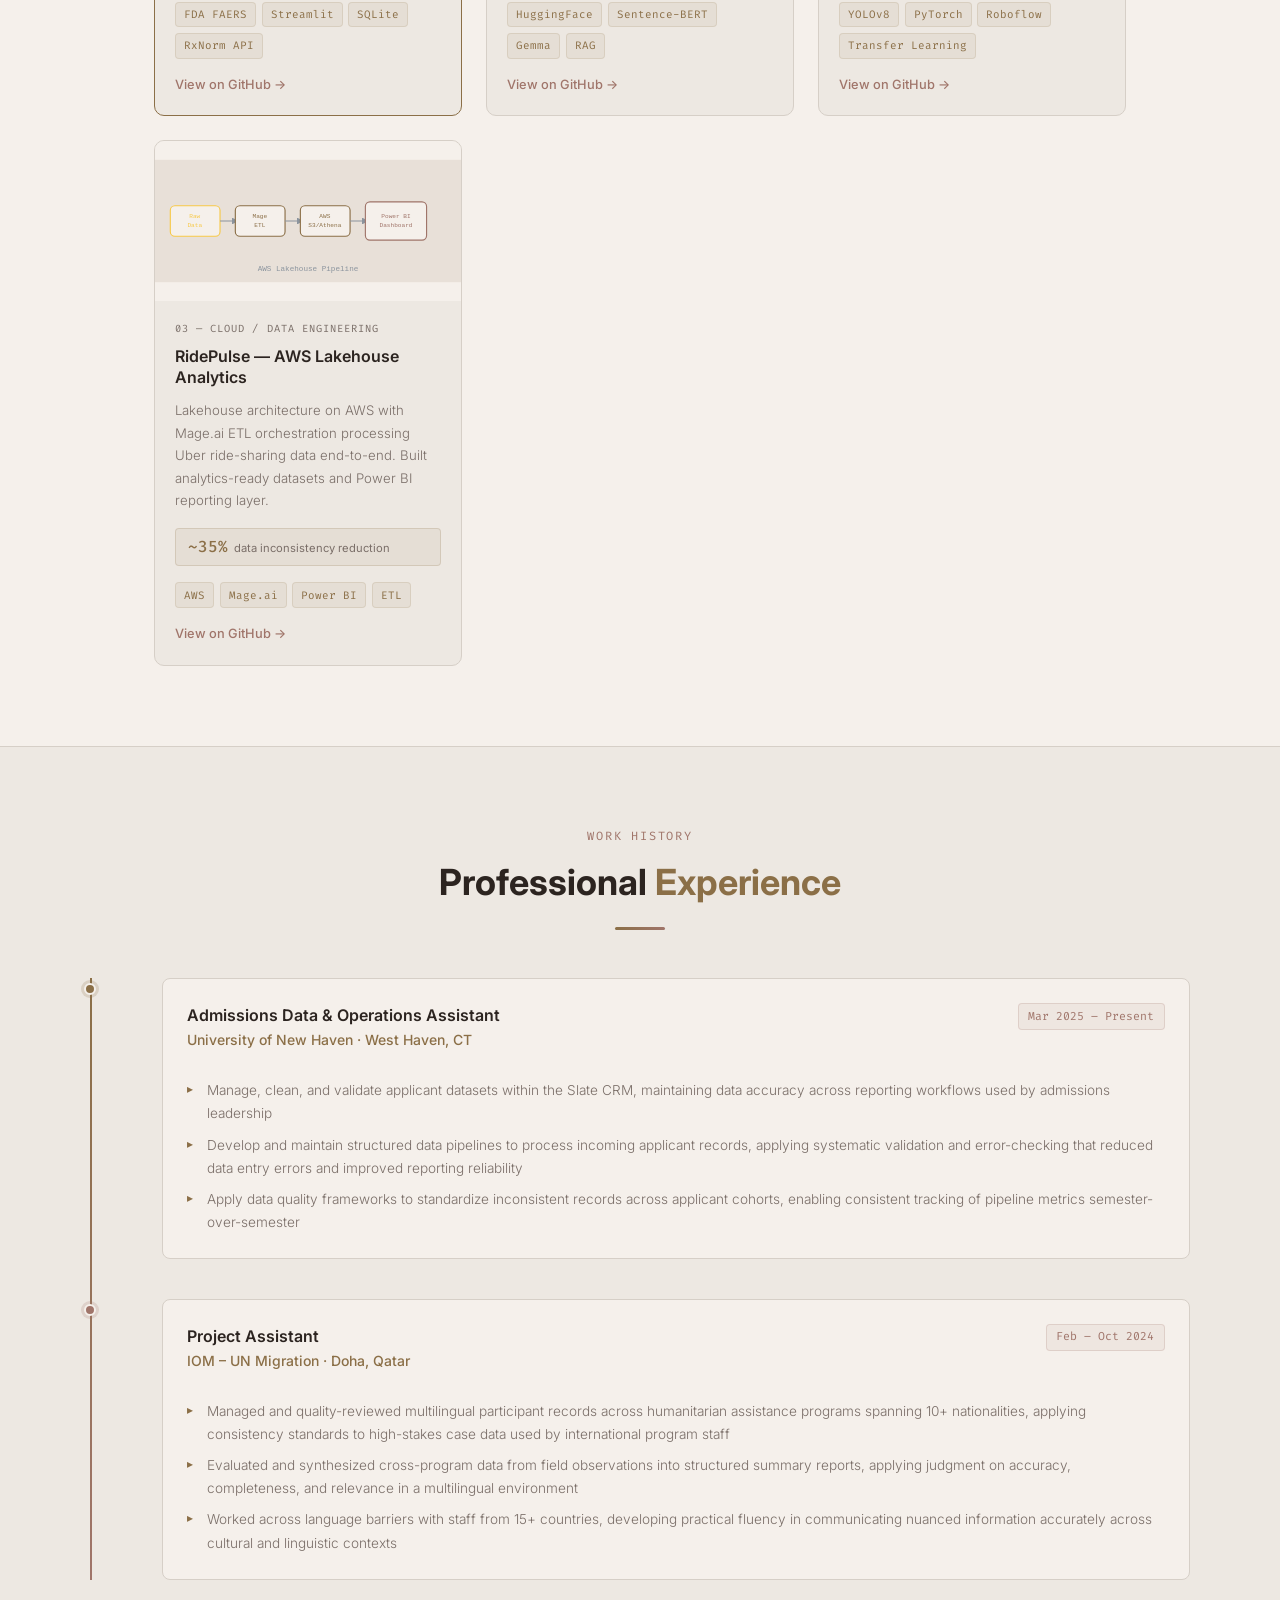
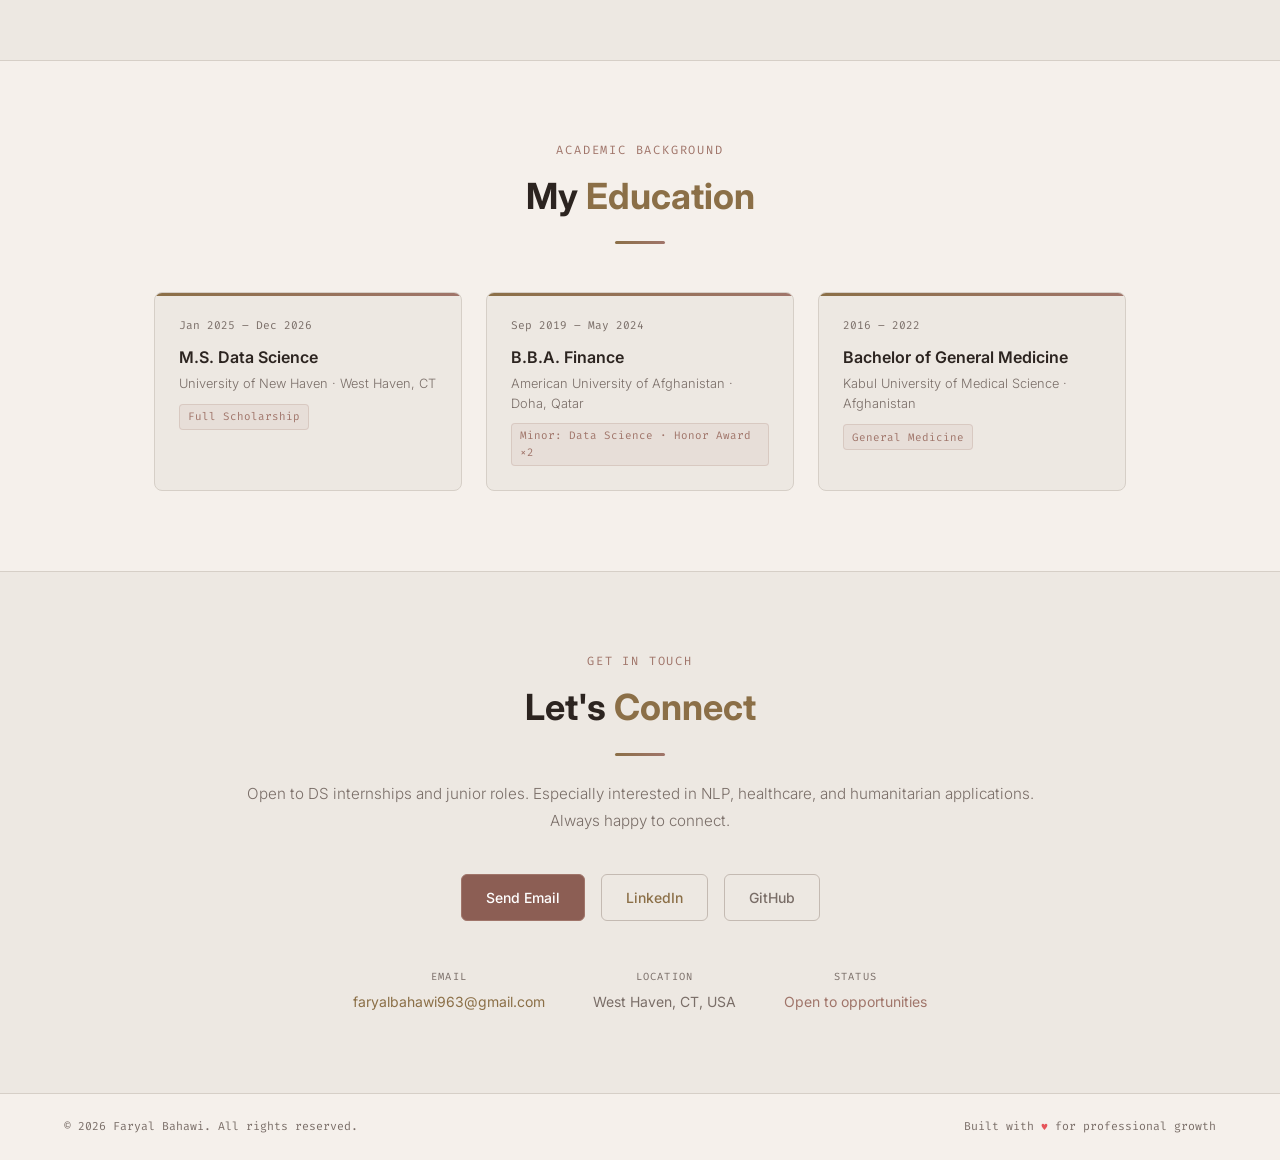
<file: index-2.html>
<!DOCTYPE html>
<html lang="en">
<head>
<meta charset="UTF-8">
<meta name="viewport" content="width=device-width, initial-scale=1.0">
<title>Faryal Bahawi | Data Scientist</title>
<link rel="preconnect" href="https://fonts.googleapis.com">
<link href="https://fonts.googleapis.com/css2?family=Inter:wght@300;400;500;600;700&family=Fira+Code:wght@300;400;500&display=swap" rel="stylesheet">
<style>
*,*::before,*::after{box-sizing:border-box;margin:0;padding:0}
html{scroll-behavior:smooth}
body{background:#f5f0eb;color:#2c2420;font-family:'Inter',sans-serif;font-size:16px;line-height:1.6;overflow-x:hidden}

/* SCROLLBAR */
::-webkit-scrollbar{width:6px}
::-webkit-scrollbar-track{background:#f5f0eb}
::-webkit-scrollbar-thumb{background:#c4bab2;border-radius:3px}

/* NAV */
nav{position:fixed;top:0;left:0;right:0;z-index:100;display:flex;justify-content:space-between;align-items:center;padding:1rem 5%;background:rgba(245,240,235,0.97);backdrop-filter:blur(10px);border-bottom:1px solid #d6cfc7}
.nav-logo{font-family:'Fira Code',monospace;font-size:1rem;color:#8b6f47;text-decoration:none;font-weight:500}
.nav-links{display:flex;gap:2rem;list-style:none}
.nav-links a{font-size:0.875rem;color:#7a6e68;text-decoration:none;transition:color 0.2s;font-weight:400}
.nav-links a:hover{color:#2c2420}

/* HERO */
.hero{min-height:100vh;display:flex;align-items:center;padding:6rem 5% 4rem;position:relative;overflow:hidden}
.hero::before{content:'';position:absolute;top:0;left:0;right:0;bottom:0;background:radial-gradient(ellipse at 20% 50%,rgba(139,111,71,0.06) 0%,transparent 60%),radial-gradient(ellipse at 80% 20%,rgba(160,117,106,0.04) 0%,transparent 50%);pointer-events:none}
.hero-inner{display:grid;grid-template-columns:1fr auto;gap:5rem;align-items:center;max-width:1100px;width:100%;margin:0 auto}
.hero-greeting{font-family:'Fira Code',monospace;font-size:0.9rem;color:#a0756a;margin-bottom:1rem;opacity:0;animation:fadeUp 0.6s 0.1s ease forwards}
.hero-name{font-size:clamp(2.5rem,5vw,4rem);font-weight:700;line-height:1.1;margin-bottom:0.5rem;opacity:0;animation:fadeUp 0.6s 0.2s ease forwards}
.hero-name span{color:#8b6f47}
.hero-title{font-size:1.25rem;font-weight:300;color:#7a6e68;margin-bottom:1.5rem;opacity:0;animation:fadeUp 0.6s 0.3s ease forwards}
.hero-title strong{color:#2c2420;font-weight:500}
.hero-desc{font-size:0.95rem;color:#7a6e68;line-height:1.8;max-width:520px;margin-bottom:2rem;font-weight:300;opacity:0;animation:fadeUp 0.6s 0.4s ease forwards}
.hero-desc b{color:#2c2420;font-weight:500}
.hero-btns{display:flex;gap:1rem;flex-wrap:wrap;margin-bottom:2rem;opacity:0;animation:fadeUp 0.6s 0.5s ease forwards}
.btn{font-size:0.875rem;font-weight:500;padding:0.7rem 1.5rem;text-decoration:none;border-radius:6px;transition:all 0.2s;display:inline-flex;align-items:center;gap:0.5rem;cursor:pointer}
.btn-primary{background:#8c5e54;color:#fff;border:1px solid #a0756a}
.btn-primary:hover{background:#a0756a}
.btn-outline{background:transparent;color:#8b6f47;border:1px solid #c4bab2}
.btn-outline:hover{border-color:#8b6f47;background:rgba(139,111,71,0.06)}
.btn-ghost{background:transparent;color:#7a6e68;border:1px solid #c4bab2}
.btn-ghost:hover{border-color:#7a6e68;color:#2c2420}
.hero-socials{display:flex;gap:1rem;opacity:0;animation:fadeUp 0.6s 0.6s ease forwards}
.social-link{display:flex;align-items:center;gap:0.4rem;font-family:'Fira Code',monospace;font-size:0.75rem;color:#7a6e68;text-decoration:none;transition:color 0.2s}
.social-link:hover{color:#8b6f47}
.hero-photo-wrap{opacity:0;animation:fadeUp 0.6s 0.3s ease forwards;flex-shrink:0}
.hero-photo{width:280px;height:280px;border-radius:50%;object-fit:cover;object-position:center top;border:3px solid #c4bab2;display:block;filter:grayscale(10%)}
.hero-photo-ring{position:relative;display:inline-block}
.hero-photo-ring::before{content:'';position:absolute;inset:-8px;border-radius:50%;border:1px solid #d6cfc7;animation:spin 20s linear infinite}
.hero-photo-ring::after{content:'';position:absolute;inset:-16px;border-radius:50%;border:1px dashed #d6cfc7;animation:spin 30s linear infinite reverse}
@keyframes spin{to{transform:rotate(360deg)}}

/* STATS BAR */
.stats-bar{background:#ede8e2;border-top:1px solid #d6cfc7;border-bottom:1px solid #d6cfc7;padding:1.5rem 5%}
.stats-inner{display:flex;justify-content:center;gap:0;max-width:900px;margin:0 auto}
.stat-item{flex:1;text-align:center;padding:0 2rem;border-right:1px solid #d6cfc7}
.stat-item:last-child{border-right:none}
.stat-value{font-size:2rem;font-weight:700;color:#8b6f47;font-family:'Fira Code',monospace;line-height:1}
.stat-label{font-size:0.72rem;color:#7a6e68;text-transform:uppercase;letter-spacing:0.08em;margin-top:0.3rem}

/* SECTIONS */
section{padding:5rem 5%;max-width:1100px;margin:0 auto}
.section-header{text-align:center;margin-bottom:3rem}
.section-tag{font-family:'Fira Code',monospace;font-size:0.75rem;color:#a0756a;letter-spacing:0.15em;text-transform:uppercase;margin-bottom:0.5rem}
h2{font-size:clamp(1.75rem,3vw,2.25rem);font-weight:700;color:#2c2420}
h2 span{color:#8b6f47}
.section-line{width:50px;height:3px;background:linear-gradient(90deg,#8b6f47,#a0756a);margin:1rem auto 0;border-radius:2px}

/* ABOUT */
.about-grid{display:grid;grid-template-columns:1fr 1fr;gap:4rem;align-items:start}
.about-text p{color:#7a6e68;font-weight:300;line-height:1.85;margin-bottom:1.25rem;font-size:0.95rem}
.about-text p b{color:#2c2420;font-weight:500}
.about-cards{display:flex;flex-direction:column;gap:0.75rem}
.about-card{background:#ede8e2;border:1px solid #d6cfc7;border-radius:8px;padding:1rem 1.25rem;display:flex;align-items:center;gap:1rem;transition:border-color 0.2s,transform 0.2s}
.about-card:hover{border-color:#c4bab2;transform:translateX(4px)}
.about-card-icon{font-size:1.5rem;flex-shrink:0}
.about-card-title{font-size:0.875rem;font-weight:600;color:#2c2420;margin-bottom:0.15rem}
.about-card-sub{font-family:'Fira Code',monospace;font-size:0.7rem;color:#7a6e68}

/* SKILLS */
.skills-full{background:#ede8e2;border-radius:0;border-top:1px solid #d6cfc7;border-bottom:1px solid #d6cfc7;padding:5rem 5%}
.skills-full .section-header{max-width:1100px;margin:0 auto 3rem}
.skills-grid{display:grid;grid-template-columns:repeat(4,1fr);gap:1.5rem;max-width:1100px;margin:0 auto}
.skill-card{background:#f5f0eb;border:1px solid #d6cfc7;border-radius:8px;padding:1.5rem;transition:border-color 0.2s,transform 0.2s}
.skill-card:hover{border-color:#8b6f47;transform:translateY(-3px)}
.skill-card-title{font-family:'Fira Code',monospace;font-size:0.72rem;color:#8b6f47;letter-spacing:0.1em;text-transform:uppercase;margin-bottom:1rem;padding-bottom:0.75rem;border-bottom:1px solid #d6cfc7}
.skill-tags{display:flex;flex-wrap:wrap;gap:0.4rem}
.skill-tag{font-size:0.72rem;color:#7a6e68;background:#d6cfc7;padding:0.25rem 0.6rem;border-radius:4px;font-family:'Fira Code',monospace}

/* PROJECTS */
.projects-grid{display:grid;grid-template-columns:repeat(3,1fr);gap:1.5rem}
.project-card{background:#ede8e2;border:1px solid #d6cfc7;border-radius:10px;overflow:hidden;transition:border-color 0.2s,transform 0.2s;display:flex;flex-direction:column}
.project-card:hover{border-color:#c4bab2;transform:translateY(-4px)}
.project-img{width:100%;height:160px;display:block;position:relative;overflow:hidden}
.project-img svg{width:100%;height:100%}
.project-body{padding:1.25rem;flex:1;display:flex;flex-direction:column}
.project-label{font-family:'Fira Code',monospace;font-size:0.65rem;color:#7a6e68;letter-spacing:0.1em;text-transform:uppercase;margin-bottom:0.5rem}
.project-title{font-size:1rem;font-weight:600;color:#2c2420;margin-bottom:0.75rem;line-height:1.3}
.project-desc{font-size:0.825rem;color:#7a6e68;line-height:1.7;font-weight:300;flex:1;margin-bottom:1rem}
.project-metric-pill{display:inline-flex;align-items:baseline;gap:0.4rem;background:rgba(139,111,71,0.08);border:1px solid rgba(139,111,71,0.2);border-radius:4px;padding:0.35rem 0.75rem;margin-bottom:1rem}
.pill-num{font-family:'Fira Code',monospace;font-size:1rem;font-weight:500;color:#8b6f47}
.pill-label{font-size:0.7rem;color:#7a6e68}
.project-tags{display:flex;flex-wrap:wrap;gap:0.35rem;margin-bottom:1rem}
.project-tag{font-size:0.68rem;color:#8b6f47;background:rgba(139,111,71,0.08);border:1px solid rgba(139,111,71,0.15);border-radius:4px;padding:0.2rem 0.5rem;font-family:'Fira Code',monospace}
.project-link{font-size:0.8rem;color:#a0756a;text-decoration:none;font-weight:500;display:inline-flex;align-items:center;gap:0.35rem;margin-top:auto}
.project-link:hover{text-decoration:underline}

/* EXPERIENCE */
.exp-full{background:#ede8e2;border-top:1px solid #d6cfc7;border-bottom:1px solid #d6cfc7;padding:5rem 5%}
.exp-full .section-header{max-width:1100px;margin:0 auto 3rem}
.exp-timeline{max-width:1100px;margin:0 auto;position:relative;padding-left:2rem}
.exp-timeline::before{content:'';position:absolute;left:0;top:0;bottom:0;width:2px;background:linear-gradient(to bottom,#8b6f47,#a0756a)}
.exp-item{position:relative;padding:0 0 2.5rem 2.5rem}
.exp-item:last-child{padding-bottom:0}
.exp-dot{position:absolute;left:-2.4rem;top:0.3rem;width:12px;height:12px;border-radius:50%;background:#8b6f47;border:2px solid #f5f0eb;box-shadow:0 0 0 3px rgba(139,111,71,0.2)}
.exp-card{background:#f5f0eb;border:1px solid #d6cfc7;border-radius:8px;padding:1.5rem;transition:border-color 0.2s}
.exp-card:hover{border-color:#c4bab2}
.exp-header{display:flex;justify-content:space-between;align-items:flex-start;margin-bottom:0.75rem;flex-wrap:wrap;gap:0.5rem}
.exp-role{font-size:1rem;font-weight:600;color:#2c2420}
.exp-date{font-family:'Fira Code',monospace;font-size:0.72rem;color:#a0756a;background:rgba(160,117,106,0.08);border:1px solid rgba(160,117,106,0.2);padding:0.2rem 0.6rem;border-radius:4px;white-space:nowrap}
.exp-org{font-size:0.875rem;color:#8b6f47;margin-bottom:1rem;font-weight:500}
.exp-bullets{list-style:none;display:flex;flex-direction:column;gap:0.5rem}
.exp-bullets li{font-size:0.85rem;color:#7a6e68;padding-left:1.25rem;position:relative;line-height:1.7;font-weight:300}
.exp-bullets li::before{content:'▸';position:absolute;left:0;color:#8b6f47;font-size:0.75rem}

/* EDUCATION */
.edu-grid{display:grid;grid-template-columns:repeat(3,1fr);gap:1.5rem}
.edu-card{background:#ede8e2;border:1px solid #d6cfc7;border-radius:8px;padding:1.5rem;transition:border-color 0.2s,transform 0.2s;position:relative;overflow:hidden}
.edu-card::before{content:'';position:absolute;top:0;left:0;right:0;height:3px;background:linear-gradient(90deg,#8b6f47,#a0756a)}
.edu-card:hover{border-color:#c4bab2;transform:translateY(-3px)}
.edu-year{font-family:'Fira Code',monospace;font-size:0.7rem;color:#7a6e68;margin-bottom:0.75rem}
.edu-degree{font-size:1rem;font-weight:600;color:#2c2420;margin-bottom:0.35rem;line-height:1.3}
.edu-school{font-size:0.8rem;color:#7a6e68;margin-bottom:0.5rem;font-weight:300}
.edu-badge{font-family:'Fira Code',monospace;font-size:0.68rem;color:#a0756a;background:rgba(160,117,106,0.08);border:1px solid rgba(160,117,106,0.2);border-radius:4px;padding:0.2rem 0.5rem;display:inline-block}

/* CONTACT */
.contact-full{background:#ede8e2;border-top:1px solid #d6cfc7;padding:5rem 5%}
.contact-inner{max-width:800px;margin:0 auto;text-align:center}
.contact-inner .section-header{margin-bottom:1.5rem}
.contact-sub{color:#7a6e68;font-size:0.95rem;font-weight:300;line-height:1.8;margin-bottom:2.5rem}
.contact-btns{display:flex;justify-content:center;gap:1rem;flex-wrap:wrap;margin-bottom:3rem}
.contact-info{display:flex;justify-content:center;gap:3rem;flex-wrap:wrap}
.contact-info-item{display:flex;flex-direction:column;align-items:center;gap:0.3rem}
.contact-info-label{font-family:'Fira Code',monospace;font-size:0.65rem;color:#7a6e68;text-transform:uppercase;letter-spacing:0.1em}
.contact-info-value{font-size:0.875rem;color:#8b6f47;text-decoration:none}
.contact-info-value:hover{text-decoration:underline}

footer{border-top:1px solid #d6cfc7;padding:1.5rem 5%;display:flex;justify-content:space-between;align-items:center}
footer p{font-family:'Fira Code',monospace;font-size:0.72rem;color:#7a6e68}
footer p span{color:#e6555a}

@keyframes fadeUp{from{opacity:0;transform:translateY(20px)}to{opacity:1;transform:translateY(0)}}

@media(max-width:900px){
  nav{padding:1rem 4%}
  .nav-links{display:none}
  .hero-inner{grid-template-columns:1fr;text-align:center}
  .hero-photo-wrap{order:-1;display:flex;justify-content:center}
  .hero-photo{width:200px;height:200px}
  .hero-btns,.hero-socials{justify-content:center}
  .hero-desc{margin:0 auto 2rem}
  .stats-inner{flex-wrap:wrap;gap:1.5rem}
  .stat-item{border-right:none;flex:0 0 40%}
  section{padding:4rem 4%}
  .about-grid{grid-template-columns:1fr;gap:2.5rem}
  .skills-grid{grid-template-columns:1fr 1fr}
  .projects-grid{grid-template-columns:1fr}
  .edu-grid{grid-template-columns:1fr}
  .exp-timeline{padding-left:1.5rem}
  .contact-info{gap:1.5rem}
  footer{flex-direction:column;gap:0.5rem;text-align:center}
}
</style>
</head>
<body>

<nav>
  <a href="#home" class="nav-logo">&lt;faryal.bahawi /&gt;</a>
  <ul class="nav-links">
    <li><a href="#about">About</a></li>
    <li><a href="#skills">Skills</a></li>
    <li><a href="#projects">Projects</a></li>
    <li><a href="#experience">Experience</a></li>
    <li><a href="#education">Education</a></li>
    <li><a href="#contact">Contact</a></li>
  </ul>
</nav>

<!-- HERO -->
<div id="home" class="hero">
  <div class="hero-inner">
    <div>
      <div class="hero-greeting">👋 Hello, I'm</div>
      <div class="hero-name">Faryal <span>Bahawi</span></div>
      <div class="hero-title"><strong>Data Scientist</strong> & ML Engineer</div>
      <p class="hero-desc">M.S. Data Science candidate (full scholarship) at the University of New Haven. I build <b>end-to-end AI systems</b> — RAG pipelines, computer vision models, and cloud data infrastructure — with a focus on <b>NLP, evaluation, and healthcare applications</b>. My background in medicine and humanitarian data work gives me domain fluency most DS candidates lack: I understand the real stakes of factual accuracy in health and high-stakes contexts.</p>
      <div class="hero-btns">
        <a href="#projects" class="btn btn-primary">View My Work</a>
        <a href="#contact" class="btn btn-outline">Get In Touch</a>
      </div>
      <div class="hero-socials">
        <a href="https://linkedin.com/in/faryal-bahawi-28027b205" target="_blank" class="social-link">
          <svg width="16" height="16" viewBox="0 0 24 24" fill="currentColor"><path d="M16 8a6 6 0 0 1 6 6v7h-4v-7a2 2 0 0 0-2-2 2 2 0 0 0-2 2v7h-4v-7a6 6 0 0 1 6-6z"/><rect x="2" y="9" width="4" height="12"/><circle cx="4" cy="4" r="2"/></svg>
          LinkedIn
        </a>
        <a href="https://github.com/Faryal-Bahawi" target="_blank" class="social-link">
          <svg width="16" height="16" viewBox="0 0 24 24" fill="none" stroke="currentColor" stroke-width="2"><path d="M9 19c-5 1.5-5-2.5-7-3m14 6v-3.87a3.37 3.37 0 0 0-.94-2.61c3.14-.35 6.44-1.54 6.44-7A5.44 5.44 0 0 0 20 4.77 5.07 5.07 0 0 0 19.91 1S18.73.65 16 2.48a13.38 13.38 0 0 0-7 0C6.27.65 5.09 1 5.09 1A5.07 5.07 0 0 0 5 4.77a5.44 5.44 0 0 0-1.5 3.78c0 5.42 3.3 6.61 6.44 7A3.37 3.37 0 0 0 9 18.13V22"/></svg>
          GitHub
        </a>
        <a href="mailto:faryalbahawi963@gmail.com" class="social-link">
          <svg width="16" height="16" viewBox="0 0 24 24" fill="none" stroke="currentColor" stroke-width="2"><path d="M4 4h16c1.1 0 2 .9 2 2v12c0 1.1-.9 2-2 2H4c-1.1 0-2-.9-2-2V6c0-1.1.9-2 2-2z"/><polyline points="22,6 12,13 2,6"/></svg>
          Email
        </a>
      </div>
    </div>
    <div class="hero-photo-wrap">
      <div class="hero-photo-ring">
        <img src="images/faryal.jpg" alt="Faryal Bahawi" class="hero-photo">
      </div>
    </div>
  </div>
</div>

<!-- STATS -->
<div class="stats-bar">
  <div class="stats-inner">
    <div class="stat-item">
      <div class="stat-value">78.1%</div>
      <div class="stat-label">GNN AUC — Drug Interaction Predictor</div>
    </div>
    <div class="stat-item">
      <div class="stat-value">5M+</div>
      <div class="stat-label">FDA adverse event reports processed</div>
    </div>
    <div class="stat-item">
      <div class="stat-value">740×</div>
      <div class="stat-label">mAP improvement, YOLOv8</div>
    </div>
    <div class="stat-item">
      <div class="stat-value">2×</div>
      <div class="stat-label">full scholarship recipient</div>
    </div>
  </div>
</div>

<!-- ABOUT -->
<section id="about">
  <div class="section-header">
    <div class="section-tag">About Me</div>
    <h2>Who I <span>Am</span></h2>
    <div class="section-line"></div>
  </div>
  <div class="about-grid">
    <div class="about-text">
      <p>I came to data science through medicine and finance — not the typical route. I studied general medicine in Afghanistan, then finance at the American University of Afghanistan, where I discovered data science and knew immediately that was where I was headed.</p>
      <p>That background is not a detour. It gives me <b>domain fluency most DS candidates lack</b> — I understand clinical data, health outcomes, and the real stakes of model decisions in humanitarian and healthcare contexts.</p>
      <p>When the Taliban took over, I continued my education in Qatar with the support of AUAF, then earned a second full scholarship to the University of New Haven. I am building toward a December 2026 M.S. and looking for internship or junior roles where I can contribute and keep growing fast.</p>
      <div style="margin-top:1.5rem">
        <a href="#contact" class="btn btn-primary" style="display:inline-flex">Get In Touch</a>
      </div>
    </div>
    <div class="about-cards">
      <div class="about-card">
        <div class="about-card-icon">🎓</div>
        <div>
          <div class="about-card-title">Full Scholarship × 2</div>
          <div class="about-card-sub">AUAF Honor Award + Univ. of New Haven</div>
        </div>
      </div>
      <div class="about-card">
        <div class="about-card-icon">🌍</div>
        <div>
          <div class="about-card-title">Afghanistan → Qatar → USA</div>
          <div class="about-card-sub">International background, 3 countries</div>
        </div>
      </div>
      <div class="about-card">
        <div class="about-card-icon">🏥</div>
        <div>
          <div class="about-card-title">Medical + Finance + Data Science</div>
          <div class="about-card-sub">Healthcare & humanitarian domain fluency</div>
        </div>
      </div>
      <div class="about-card">
        <div class="about-card-icon">🌐</div>
        <div>
          <div class="about-card-title">UN Migration Agency (IOM)</div>
          <div class="about-card-sub">Field experience, Doha, Qatar</div>
        </div>
      </div>
      <div class="about-card">
        <div class="about-card-icon">💡</div>
        <div>
          <div class="about-card-title">Focus Areas</div>
          <div class="about-card-sub">NLP · Healthcare AI · Data Engineering</div>
        </div>
      </div>
    </div>
  </div>
</section>

<!-- SKILLS -->
<div class="skills-full" id="skills">
  <div class="section-header">
    <div class="section-tag">Technical Skills</div>
    <h2>What I <span>Work With</span></h2>
    <div class="section-line"></div>
  </div>
  <div class="skills-grid">
    <div class="skill-card">
      <div class="skill-card-title">NLP & LLMs</div>
      <div class="skill-tags">
        <span class="skill-tag">HuggingFace</span>
        <span class="skill-tag">Sentence-BERT</span>
        <span class="skill-tag">RAG Pipelines</span>
        <span class="skill-tag">Gemma</span>
        <span class="skill-tag">Dense Retrieval</span>
        <span class="skill-tag">Transformers</span>
      </div>
    </div>
    <div class="skill-card">
      <div class="skill-card-title">ML & Vision</div>
      <div class="skill-tags">
        <span class="skill-tag">PyTorch</span>
        <span class="skill-tag">scikit-learn</span>
        <span class="skill-tag">YOLOv8</span>
        <span class="skill-tag">Transfer Learning</span>
        <span class="skill-tag">SMOTE</span>
        <span class="skill-tag">Roboflow</span>
      </div>
    </div>
    <div class="skill-card">
      <div class="skill-card-title">Cloud & Data Eng</div>
      <div class="skill-tags">
        <span class="skill-tag">AWS S3/EC2/Athena</span>
        <span class="skill-tag">Mage.ai</span>
        <span class="skill-tag">ETL Pipelines</span>
        <span class="skill-tag">PySpark</span>
        <span class="skill-tag">MongoDB</span>
        <span class="skill-tag">Hadoop</span>
      </div>
    </div>
    <div class="skill-card">
      <div class="skill-card-title">Languages & Tools</div>
      <div class="skill-tags">
        <span class="skill-tag">Python</span>
        <span class="skill-tag">SQL</span>
        <span class="skill-tag">Power BI</span>
        <span class="skill-tag">Git/GitHub</span>
        <span class="skill-tag">Jupyter</span>
        <span class="skill-tag">pandas/NumPy</span>
      </div>
    </div>
  </div>
</div>

<!-- PROJECTS -->
<section id="projects">
  <div class="section-header">
    <div class="section-tag">My Work</div>
    <h2>Featured <span>Projects</span></h2>
    <div class="section-line"></div>
  </div>
  <div class="projects-grid">

    <!-- Project 0: Drug Interaction Predictor -->
    <div class="project-card" style="border-color:#8b6f47">
      <div class="project-img">
        <svg viewBox="0 0 400 160" xmlns="http://www.w3.org/2000/svg" style="background:#f5f0eb">
          <rect width="400" height="160" fill="#e8e0d8"/>
          <!-- Drug network graph visualization -->
          <circle cx="200" cy="80" r="18" fill="rgba(139,111,71,0.15)" stroke="#8b6f47" stroke-width="2"/>
          <text x="200" y="84" text-anchor="middle" fill="#8b6f47" font-size="7" font-family="monospace" font-weight="bold">warfarin</text>
          <circle cx="110" cy="50" r="14" fill="rgba(139,111,71,0.1)" stroke="#a0756a" stroke-width="1.5"/>
          <text x="110" y="54" text-anchor="middle" fill="#a0756a" font-size="6" font-family="monospace">fluconazole</text>
          <circle cx="290" cy="50" r="14" fill="rgba(139,111,71,0.1)" stroke="#a0756a" stroke-width="1.5"/>
          <text x="290" y="54" text-anchor="middle" fill="#a0756a" font-size="6" font-family="monospace">ibuprofen</text>
          <circle cx="110" cy="120" r="14" fill="rgba(139,111,71,0.1)" stroke="#a0756a" stroke-width="1.5"/>
          <text x="110" y="124" text-anchor="middle" fill="#a0756a" font-size="6" font-family="monospace">aspirin</text>
          <circle cx="290" cy="120" r="14" fill="rgba(139,111,71,0.1)" stroke="#a0756a" stroke-width="1.5"/>
          <text x="290" y="124" text-anchor="middle" fill="#a0756a" font-size="6" font-family="monospace">cyclosporine</text>
          <circle cx="55" cy="80" r="12" fill="rgba(160,117,106,0.08)" stroke="#c4bab2" stroke-width="1"/>
          <text x="55" y="84" text-anchor="middle" fill="#7a6e68" font-size="6" font-family="monospace">digoxin</text>
          <circle cx="345" cy="80" r="12" fill="rgba(160,117,106,0.08)" stroke="#c4bab2" stroke-width="1"/>
          <text x="345" y="84" text-anchor="middle" fill="#7a6e68" font-size="6" font-family="monospace">clozapine</text>
          <!-- edges -->
          <line x1="182" y1="68" x2="122" y2="58" stroke="#8b6f47" stroke-width="1.5"/>
          <line x1="218" y1="68" x2="278" y2="58" stroke="#8b6f47" stroke-width="1.5"/>
          <line x1="182" y1="92" x2="122" y2="112" stroke="#8b6f47" stroke-width="1.5"/>
          <line x1="218" y1="92" x2="278" y2="112" stroke="#8b6f47" stroke-width="1.5"/>
          <line x1="182" y1="80" x2="67" y2="80" stroke="#c4bab2" stroke-width="1" stroke-dasharray="3,2"/>
          <line x1="218" y1="80" x2="333" y2="80" stroke="#c4bab2" stroke-width="1" stroke-dasharray="3,2"/>
          <line x1="97" y1="58" x2="67" y2="74" stroke="#c4bab2" stroke-width="1" stroke-dasharray="3,2"/>
          <line x1="123" y1="112" x2="277" y2="112" stroke="#c4bab2" stroke-width="1" stroke-dasharray="3,2"/>
          <text x="200" y="150" text-anchor="middle" fill="#8b949e" font-size="9" font-family="monospace">Drug Interaction Knowledge Graph — 544 nodes, 3,557 edges</text>
        </svg>
      </div>
      <div class="project-body">
        <div class="project-label">00 — Healthcare AI / Graph ML</div>
        <div class="project-title">Drug-Drug Interaction Predictor</div>
        <p class="project-desc">Graph Neural Network trained on 5M+ real FDA adverse event reports to predict dangerous drug combinations. Built end-to-end: data cleaning, PRR statistical analysis, classical ML baseline, GNN with proper train/val/test split, deployed as a live Streamlit app. Motivated by personal experience with polypharmacy risk in family.</p>
        <div class="project-metric-pill">
          <span class="pill-num">78.1%</span>
          <span class="pill-label">Test AUC on unseen drug pairs</span>
        </div>
        <div class="project-tags">
          <span class="project-tag">PyTorch Geometric</span>
          <span class="project-tag">GNN</span>
          <span class="project-tag">FDA FAERS</span>
          <span class="project-tag">Streamlit</span>
          <span class="project-tag">SQLite</span>
          <span class="project-tag">RxNorm API</span>
        </div>
        <a href="https://github.com/Faryal-Bahawi/drug-interaction-predictor" target="_blank" class="project-link">View on GitHub →</a>
      </div>
    </div>

    <!-- Project 1: RAG -->
    <div class="project-card">
      <div class="project-img">
        <svg viewBox="0 0 400 160" xmlns="http://www.w3.org/2000/svg" style="background:#f5f0eb">
          <defs>
            <pattern id="grid" width="20" height="20" patternUnits="userSpaceOnUse">
              <path d="M 20 0 L 0 0 0 20" fill="none" stroke="#d6cfc7" stroke-width="0.5"/>
            </pattern>
          </defs>
          <rect width="400" height="160" fill="url(#grid)"/>
          <!-- nodes -->
          <circle cx="60" cy="80" r="22" fill="rgba(88,166,255,0.12)" stroke="#8b6f47" stroke-width="1.5"/>
          <text x="60" y="85" text-anchor="middle" fill="#8b6f47" font-size="9" font-family="monospace">Query</text>
          <line x1="82" y1="80" x2="128" y2="80" stroke="#8b6f47" stroke-width="1" stroke-dasharray="4,2"/>
          <circle cx="150" cy="80" r="22" fill="rgba(88,166,255,0.12)" stroke="#8b6f47" stroke-width="1.5"/>
          <text x="150" y="78" text-anchor="middle" fill="#8b6f47" font-size="8" font-family="monospace">BERT</text>
          <text x="150" y="90" text-anchor="middle" fill="#8b6f47" font-size="8" font-family="monospace">Embed</text>
          <line x1="172" y1="80" x2="218" y2="80" stroke="#8b6f47" stroke-width="1" stroke-dasharray="4,2"/>
          <circle cx="240" cy="80" r="22" fill="rgba(63,185,80,0.1)" stroke="#a0756a" stroke-width="1.5"/>
          <text x="240" y="78" text-anchor="middle" fill="#a0756a" font-size="8" font-family="monospace">Vector</text>
          <text x="240" y="90" text-anchor="middle" fill="#a0756a" font-size="8" font-family="monospace">Store</text>
          <line x1="262" y1="80" x2="308" y2="80" stroke="#a0756a" stroke-width="1" stroke-dasharray="4,2"/>
          <circle cx="330" cy="80" r="28" fill="rgba(63,185,80,0.1)" stroke="#a0756a" stroke-width="1.5"/>
          <text x="330" y="78" text-anchor="middle" fill="#a0756a" font-size="8" font-family="monospace">Gemma</text>
          <text x="330" y="90" text-anchor="middle" fill="#a0756a" font-size="8" font-family="monospace">2b-it</text>
          <text x="200" y="145" text-anchor="middle" fill="#8b949e" font-size="10" font-family="monospace">RAG Pipeline Architecture</text>
        </svg>
      </div>
      <div class="project-body">
        <div class="project-label">01 — NLP / RAG</div>
        <div class="project-title">UniGuide AI — RAG-Based Q&A System</div>
        <p class="project-desc">Full RAG pipeline using Sentence-BERT for dense retrieval and Gemma-2b-it as generator. Evaluated all outputs using a structured 5-point annotation rubric (relevance, factual grounding, response quality). 220-chunk corpus from 7 admissions documents with custom keyword boosting.</p>
        <div class="project-metric-pill">
          <span class="pill-num">3.75/5</span>
          <span class="pill-label">avg annotation rubric score</span>
        </div>
        <div class="project-tags">
          <span class="project-tag">HuggingFace</span>
          <span class="project-tag">Sentence-BERT</span>
          <span class="project-tag">Gemma</span>
          <span class="project-tag">RAG</span>
        </div>
        <a href="https://github.com/Faryal-Bahawi/uniguide-ai" target="_blank" class="project-link">View on GitHub →</a>
      </div>
    </div>

    <!-- Project 2: YOLOv8 -->
    <div class="project-card">
      <div class="project-img">
        <svg viewBox="0 0 400 160" xmlns="http://www.w3.org/2000/svg" style="background:#f5f0eb">
          <rect width="400" height="160" fill="#e8e0d8"/>
          <!-- simulated image with bounding boxes -->
          <rect x="20" y="20" width="360" height="110" fill="#f5f0eb" rx="4"/>
          <!-- fake building shapes -->
          <rect x="40" y="60" width="60" height="60" fill="#d6cfc7" rx="2"/>
          <rect x="120" y="40" width="80" height="80" fill="#d6cfc7" rx="2"/>
          <rect x="230" y="55" width="50" height="65" fill="#d6cfc7" rx="2"/>
          <rect x="300" y="50" width="60" height="70" fill="#d6cfc7" rx="2"/>
          <!-- bounding boxes -->
          <rect x="35" y="55" width="70" height="70" fill="none" stroke="#8b6f47" stroke-width="1.5" stroke-dasharray="3,2"/>
          <rect x="35" y="44" width="55" height="12" fill="#8b6f47" rx="2"/>
          <text x="40" y="54" fill="#2c2420" font-size="8" font-family="monospace" font-weight="bold">Sign 94%</text>
          <rect x="115" y="35" width="90" height="90" fill="none" stroke="#a0756a" stroke-width="1.5" stroke-dasharray="3,2"/>
          <rect x="115" y="24" width="65" height="12" fill="#a0756a" rx="2"/>
          <text x="120" y="34" fill="#2c2420" font-size="8" font-family="monospace" font-weight="bold">Sign 97%</text>
          <rect x="225" y="50" width="60" height="75" fill="none" stroke="#f7c948" stroke-width="1.5" stroke-dasharray="3,2"/>
          <rect x="225" y="39" width="60" height="12" fill="#f7c948" rx="2"/>
          <text x="230" y="49" fill="#2c2420" font-size="8" font-family="monospace" font-weight="bold">Sign 91%</text>
          <text x="200" y="148" text-anchor="middle" fill="#8b949e" font-size="10" font-family="monospace">YOLOv8 Object Detection</text>
        </svg>
      </div>
      <div class="project-body">
        <div class="project-label">02 — Computer Vision</div>
        <div class="project-title">Campus Signage Detection — YOLOv8</div>
        <p class="project-desc">Fine-tuned YOLOv8n on custom 3-class signage dataset. Random hyperparameter search + early stopping achieved +5.1 mAP50 gain over baseline.</p>
        <div class="project-metric-pill">
          <span class="pill-num">740×</span>
          <span class="pill-label">mAP50 improvement</span>
        </div>
        <div class="project-tags">
          <span class="project-tag">YOLOv8</span>
          <span class="project-tag">PyTorch</span>
          <span class="project-tag">Roboflow</span>
          <span class="project-tag">Transfer Learning</span>
        </div>
        <a href="https://github.com/Faryal-Bahawi/Campus-Sign-Detection-yolov8-DL" target="_blank" class="project-link">View on GitHub →</a>
      </div>
    </div>

    <!-- Project 3: AWS -->
    <div class="project-card">
      <div class="project-img">
        <svg viewBox="0 0 400 160" xmlns="http://www.w3.org/2000/svg" style="background:#f5f0eb">
          <rect width="400" height="160" fill="#e8e0d8"/>
          <!-- pipeline flow -->
          <rect x="20" y="60" width="65" height="40" rx="6" fill="#f5f0eb" stroke="#f7c948" stroke-width="1.5"/>
          <text x="52" y="76" text-anchor="middle" fill="#f7c948" font-size="8" font-family="monospace">Raw</text>
          <text x="52" y="88" text-anchor="middle" fill="#f7c948" font-size="8" font-family="monospace">Data</text>
          <path d="M85 80 L105 80" stroke="#8b949e" stroke-width="1.5" marker-end="url(#arr)"/>
          <rect x="105" y="60" width="65" height="40" rx="6" fill="#f5f0eb" stroke="#8b6f47" stroke-width="1.5"/>
          <text x="137" y="76" text-anchor="middle" fill="#8b6f47" font-size="8" font-family="monospace">Mage</text>
          <text x="137" y="88" text-anchor="middle" fill="#8b6f47" font-size="8" font-family="monospace">ETL</text>
          <path d="M170 80 L190 80" stroke="#8b949e" stroke-width="1.5" marker-end="url(#arr)"/>
          <rect x="190" y="60" width="65" height="40" rx="6" fill="#f5f0eb" stroke="#8b6f47" stroke-width="1.5"/>
          <text x="222" y="76" text-anchor="middle" fill="#8b6f47" font-size="8" font-family="monospace">AWS</text>
          <text x="222" y="88" text-anchor="middle" fill="#8b6f47" font-size="8" font-family="monospace">S3/Athena</text>
          <path d="M255 80 L275 80" stroke="#8b949e" stroke-width="1.5" marker-end="url(#arr)"/>
          <rect x="275" y="55" width="80" height="50" rx="6" fill="#f5f0eb" stroke="#a0756a" stroke-width="1.5"/>
          <text x="315" y="76" text-anchor="middle" fill="#a0756a" font-size="8" font-family="monospace">Power BI</text>
          <text x="315" y="88" text-anchor="middle" fill="#a0756a" font-size="8" font-family="monospace">Dashboard</text>
          <defs>
            <marker id="arr" markerWidth="6" markerHeight="6" refX="3" refY="3" orient="auto">
              <path d="M0,0 L6,3 L0,6 Z" fill="#8b949e"/>
            </marker>
          </defs>
          <text x="200" y="145" text-anchor="middle" fill="#8b949e" font-size="10" font-family="monospace">AWS Lakehouse Pipeline</text>
        </svg>
      </div>
      <div class="project-body">
        <div class="project-label">03 — Cloud / Data Engineering</div>
        <div class="project-title">RidePulse — AWS Lakehouse Analytics</div>
        <p class="project-desc">Lakehouse architecture on AWS with Mage.ai ETL orchestration processing Uber ride-sharing data end-to-end. Built analytics-ready datasets and Power BI reporting layer.</p>
        <div class="project-metric-pill">
          <span class="pill-num">~35%</span>
          <span class="pill-label">data inconsistency reduction</span>
        </div>
        <div class="project-tags">
          <span class="project-tag">AWS</span>
          <span class="project-tag">Mage.ai</span>
          <span class="project-tag">Power BI</span>
          <span class="project-tag">ETL</span>
        </div>
        <a href="https://github.com/Faryal-Bahawi/AWS-Ride-Analytics-Platform" target="_blank" class="project-link">View on GitHub →</a>
      </div>
    </div>

  </div>
</section>

<!-- EXPERIENCE -->
<div class="exp-full" id="experience">
  <div class="section-header">
    <div class="section-tag">Work History</div>
    <h2>Professional <span>Experience</span></h2>
    <div class="section-line"></div>
  </div>
  <div class="exp-timeline">
    <div class="exp-item">
      <div class="exp-dot"></div>
      <div class="exp-card">
        <div class="exp-header">
          <div>
            <div class="exp-role">Admissions Data & Operations Assistant</div>
            <div class="exp-org">University of New Haven · West Haven, CT</div>
          </div>
          <div class="exp-date">Mar 2025 – Present</div>
        </div>
        <ul class="exp-bullets">
          <li>Manage, clean, and validate applicant datasets within the Slate CRM, maintaining data accuracy across reporting workflows used by admissions leadership</li>
          <li>Develop and maintain structured data pipelines to process incoming applicant records, applying systematic validation and error-checking that reduced data entry errors and improved reporting reliability</li>
          <li>Apply data quality frameworks to standardize inconsistent records across applicant cohorts, enabling consistent tracking of pipeline metrics semester-over-semester</li>
        </ul>
      </div>
    </div>
    <div class="exp-item">
      <div class="exp-dot" style="background:#a0756a;box-shadow:0 0 0 3px rgba(160,117,106,0.2)"></div>
      <div class="exp-card">
        <div class="exp-header">
          <div>
            <div class="exp-role">Project Assistant</div>
            <div class="exp-org">IOM – UN Migration · Doha, Qatar</div>
          </div>
          <div class="exp-date">Feb – Oct 2024</div>
        </div>
        <ul class="exp-bullets">
          <li>Managed and quality-reviewed multilingual participant records across humanitarian assistance programs spanning 10+ nationalities, applying consistency standards to high-stakes case data used by international program staff</li>
          <li>Evaluated and synthesized cross-program data from field observations into structured summary reports, applying judgment on accuracy, completeness, and relevance in a multilingual environment</li>
          <li>Worked across language barriers with staff from 15+ countries, developing practical fluency in communicating nuanced information accurately across cultural and linguistic contexts</li>
        </ul>
      </div>
    </div>
  </div>
</div>

<!-- EDUCATION -->
<section id="education">
  <div class="section-header">
    <div class="section-tag">Academic Background</div>
    <h2>My <span>Education</span></h2>
    <div class="section-line"></div>
  </div>
  <div class="edu-grid">
    <div class="edu-card">
      <div class="edu-year">Jan 2025 – Dec 2026</div>
      <div class="edu-degree">M.S. Data Science</div>
      <div class="edu-school">University of New Haven · West Haven, CT</div>
      <div class="edu-badge">Full Scholarship</div>
    </div>
    <div class="edu-card">
      <div class="edu-year">Sep 2019 – May 2024</div>
      <div class="edu-degree">B.B.A. Finance</div>
      <div class="edu-school">American University of Afghanistan · Doha, Qatar</div>
      <div class="edu-badge">Minor: Data Science · Honor Award ×2</div>
    </div>
    <div class="edu-card">
      <div class="edu-year">2016 – 2022</div>
      <div class="edu-degree">Bachelor of General Medicine</div>
      <div class="edu-school">Kabul University of Medical Science · Afghanistan</div>
      <div class="edu-badge">General Medicine</div>
    </div>
  </div>
</section>

<!-- CONTACT -->
<div class="contact-full" id="contact">
  <div class="contact-inner">
    <div class="section-header">
      <div class="section-tag">Get In Touch</div>
      <h2>Let's <span>Connect</span></h2>
      <div class="section-line"></div>
    </div>
    <p class="contact-sub">Open to DS internships and junior roles. Especially interested in NLP, healthcare, and humanitarian applications. Always happy to connect.</p>
    <div class="contact-btns">
      <a href="mailto:faryalbahawi963@gmail.com" class="btn btn-primary">Send Email</a>
      <a href="https://www.linkedin.com/in/faryal-bahawi-28027b205/" target="_blank" class="btn btn-outline">LinkedIn</a>
      <a href="https://github.com/Faryal-Bahawi" target="_blank" class="btn btn-ghost">GitHub</a>
    </div>
    <div class="contact-info">
      <div class="contact-info-item">
        <div class="contact-info-label">Email</div>
        <a href="mailto:faryalbahawi963@gmail.com" class="contact-info-value">faryalbahawi963@gmail.com</a>
      </div>
      <div class="contact-info-item">
        <div class="contact-info-label">Location</div>
        <span class="contact-info-value" style="color:#7a6e68">West Haven, CT, USA</span>
      </div>
      <div class="contact-info-item">
        <div class="contact-info-label">Status</div>
        <span class="contact-info-value" style="color:#a0756a">Open to opportunities</span>
      </div>
    </div>
  </div>
</div>

<footer>
  <p>© 2026 Faryal Bahawi. All rights reserved.</p>
  <p>Built with <span>♥</span> for professional growth</p>
</footer>

</body>
</html>
</file>
